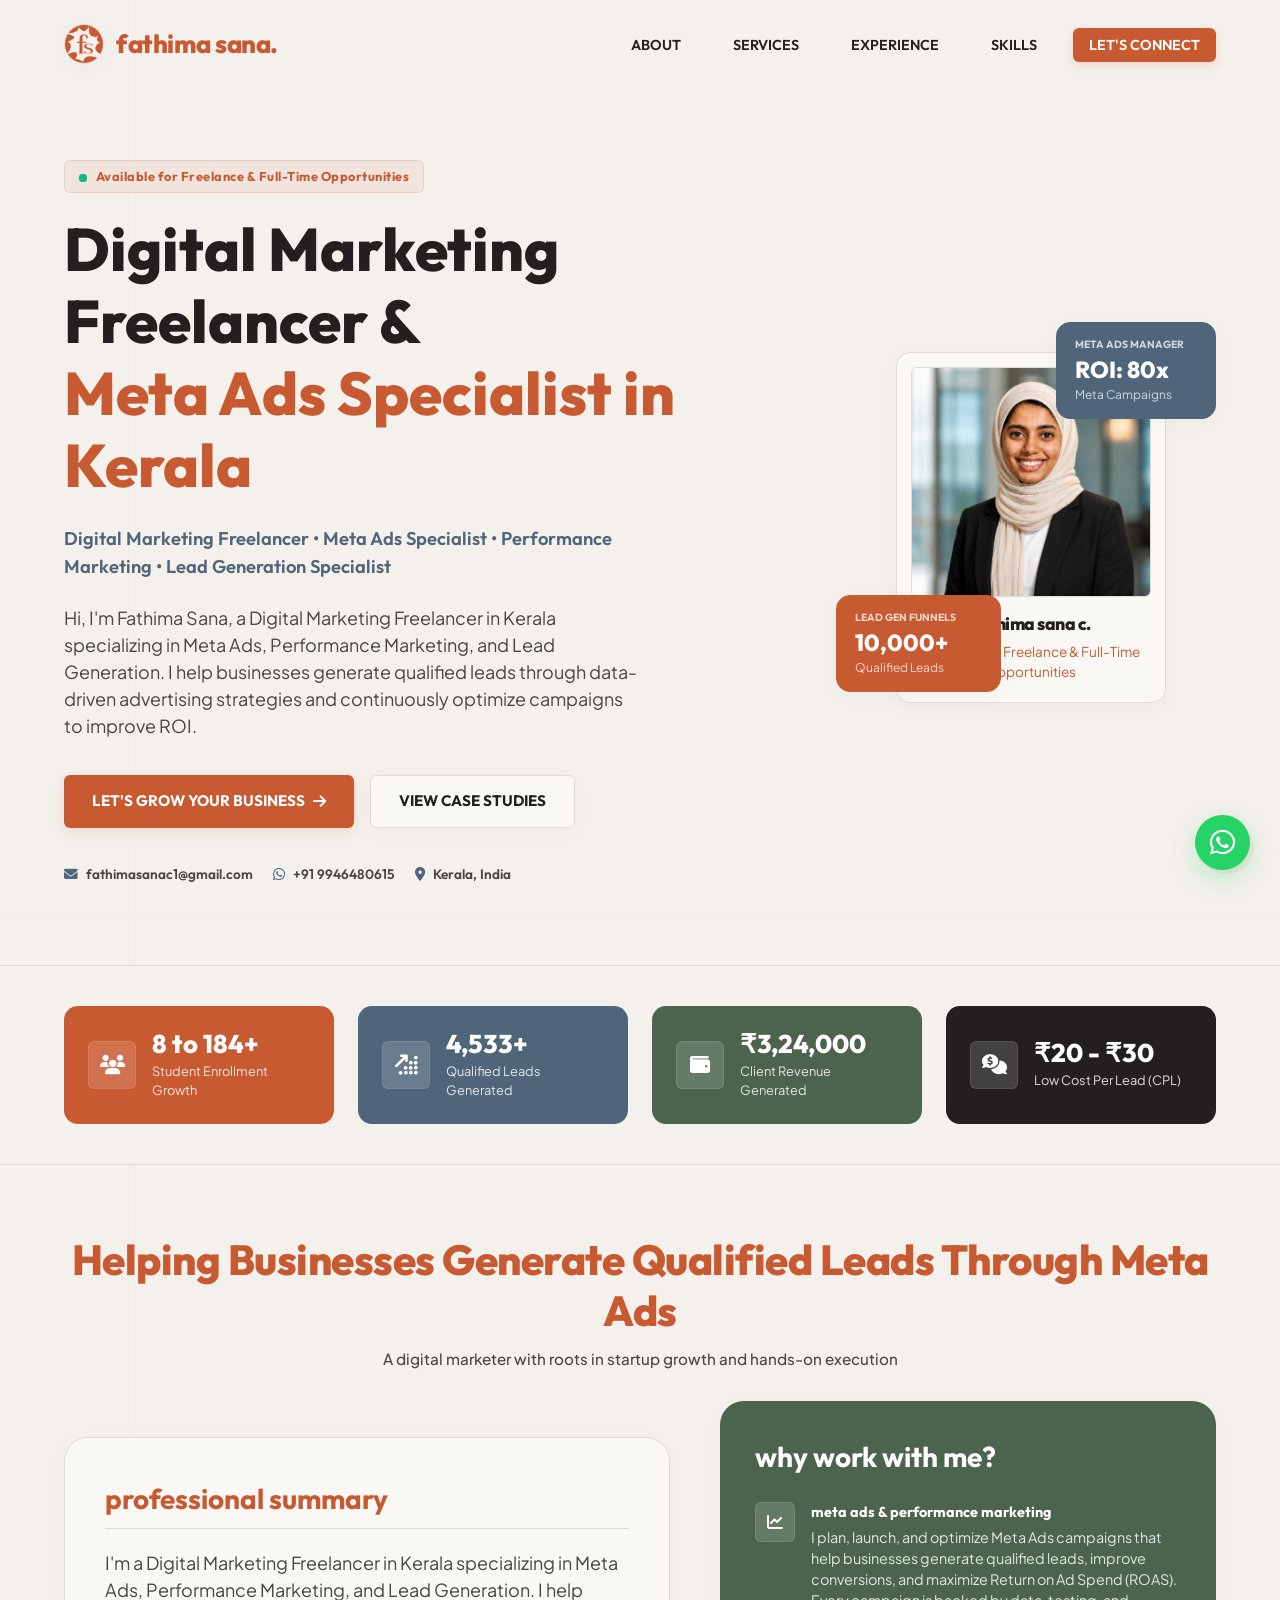
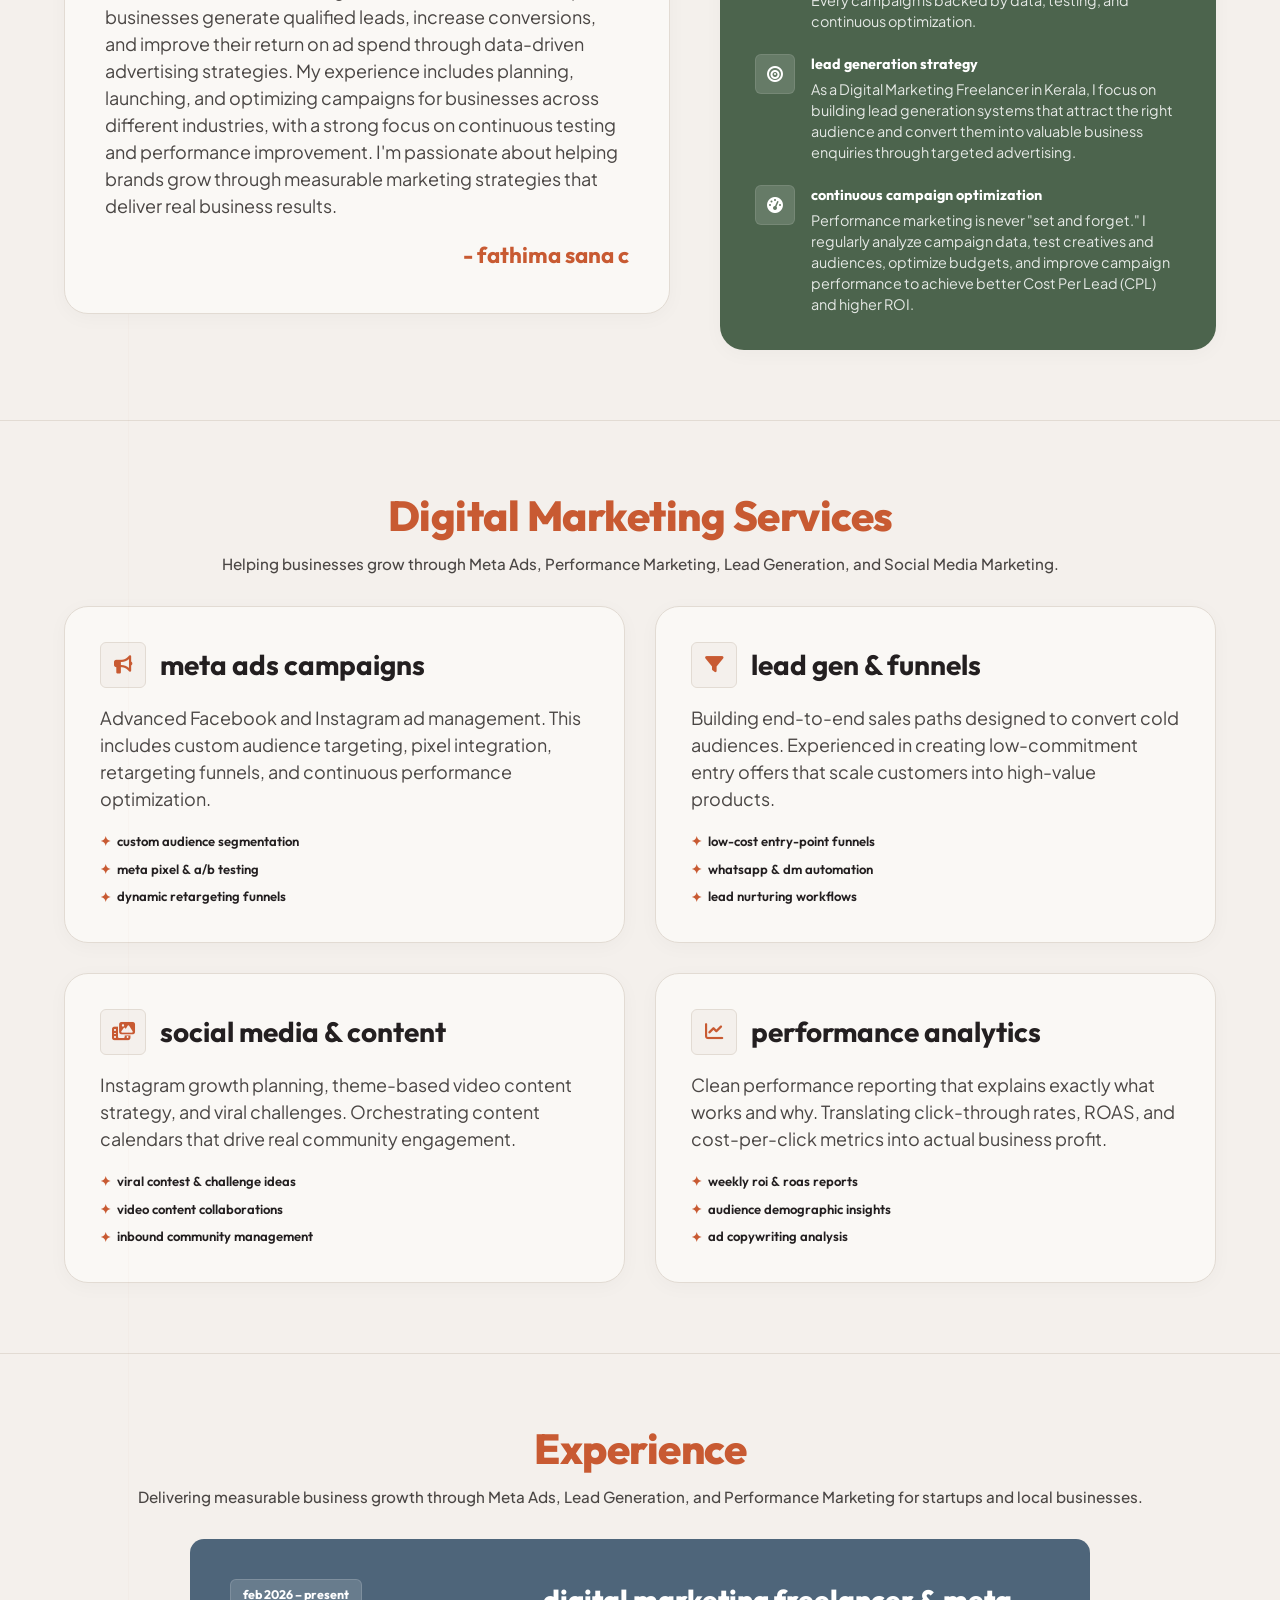
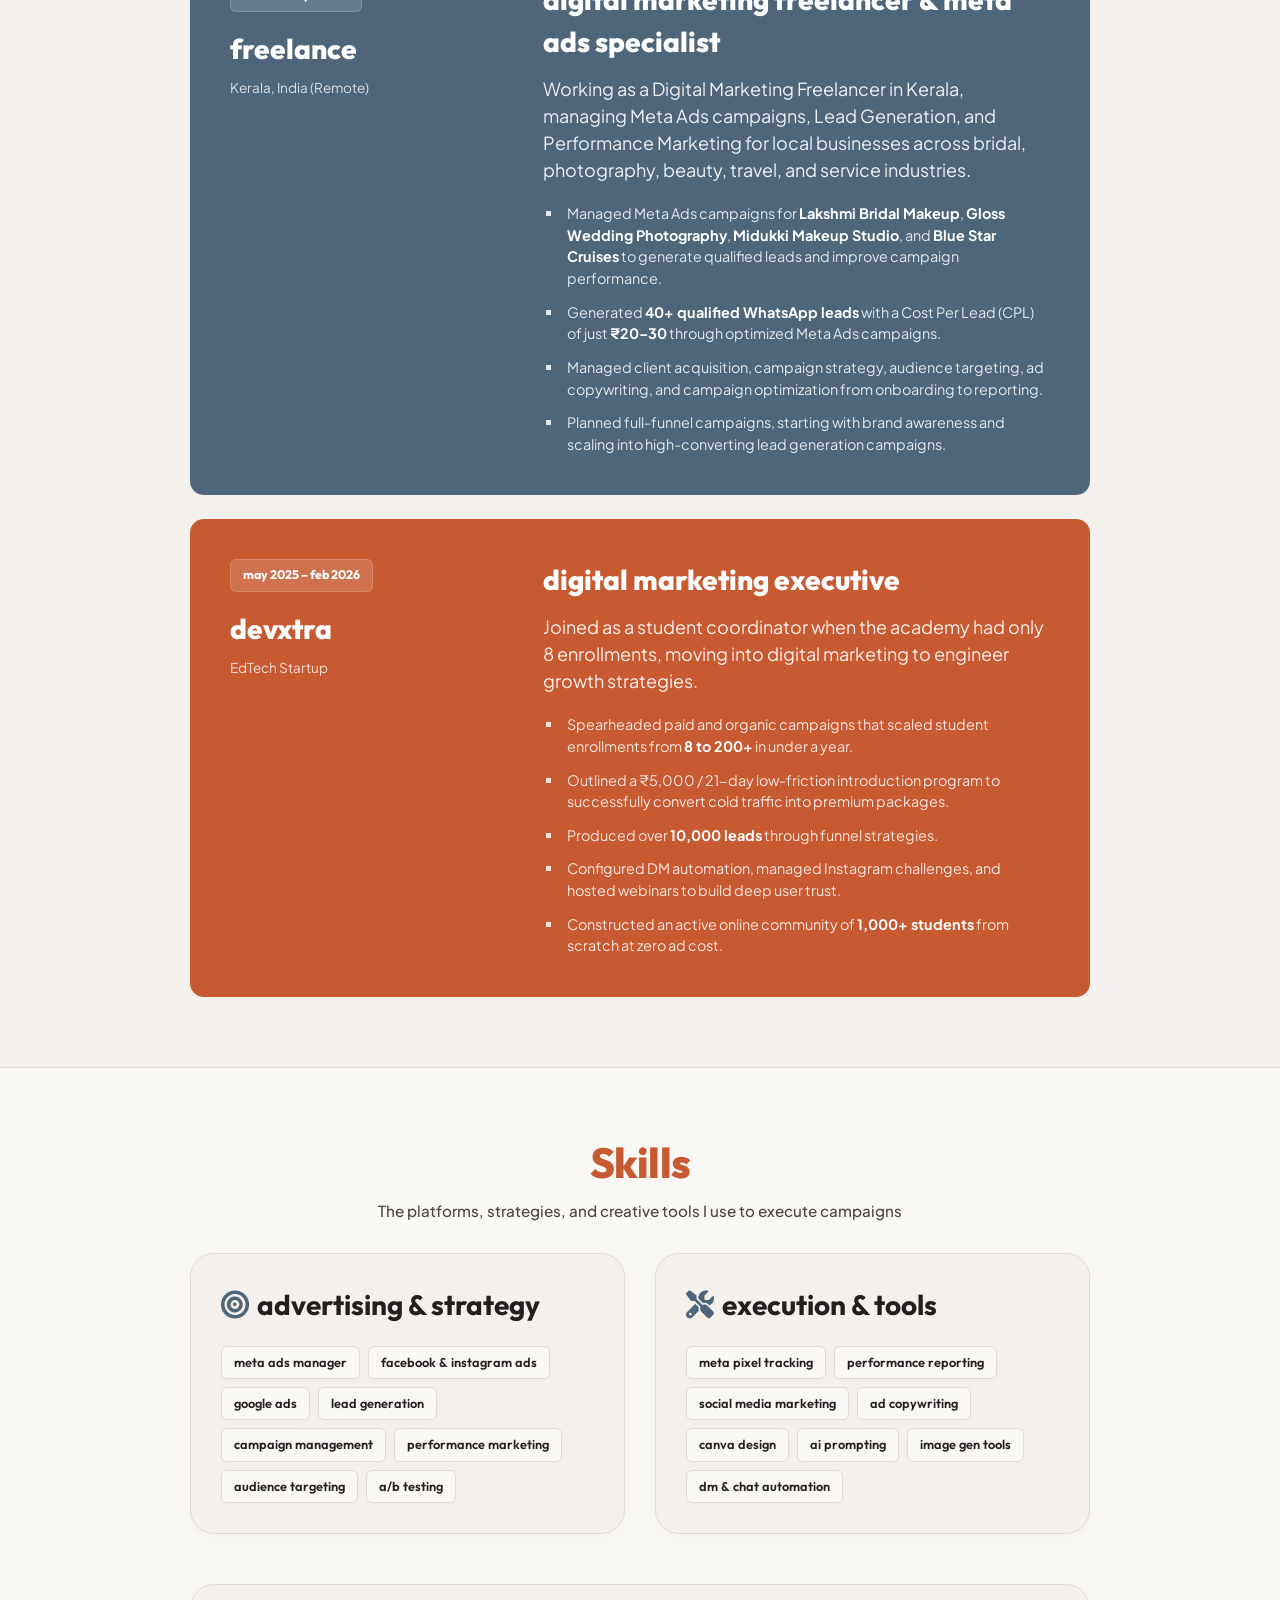
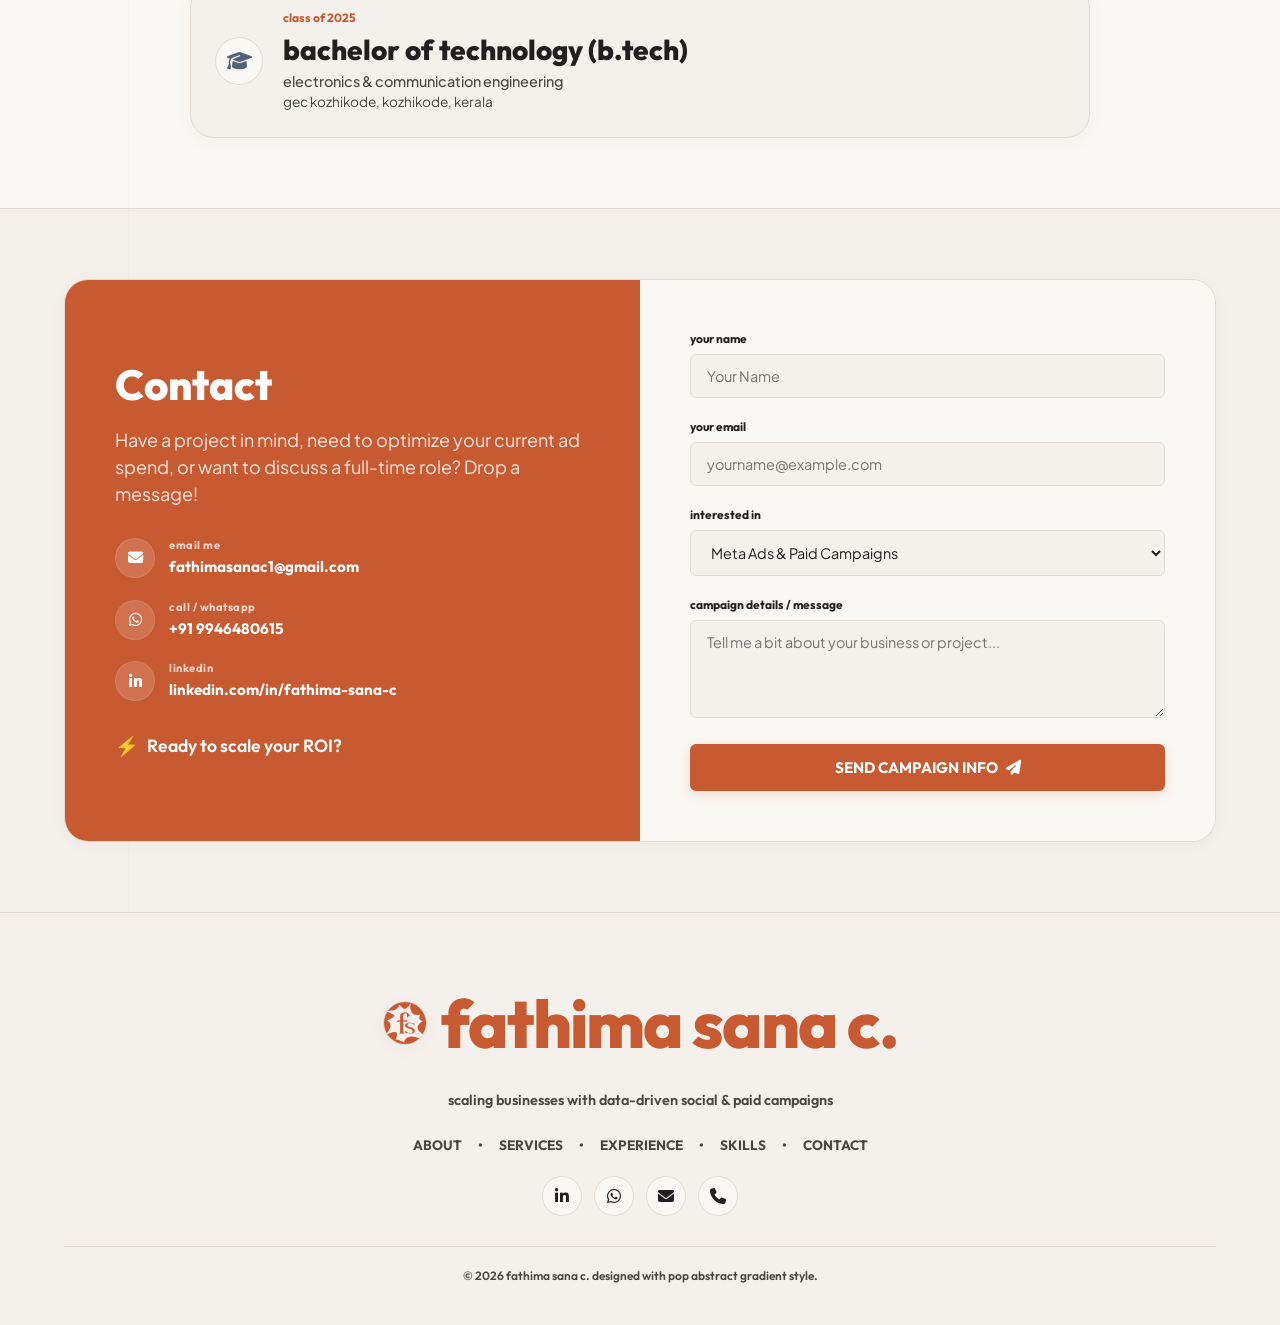
<file: index.html>
<!DOCTYPE html>
<html lang="en">

<head>
  <!-- Google Tag Manager -->
  <script>(function (w, d, s, l, i) {
      w[l] = w[l] || []; w[l].push({
        'gtm.start':
          new Date().getTime(), event: 'gtm.js'
      }); var f = d.getElementsByTagName(s)[0],
        j = d.createElement(s), dl = l != 'dataLayer' ? '&l=' + l : ''; j.async = true; j.src =
          'https://www.googletagmanager.com/gtm.js?id=' + i + dl; f.parentNode.insertBefore(j, f);
    })(window, document, 'script', 'dataLayer', 'GTM-KHBQCLP2');</script>
  <!-- End Google Tag Manager -->
  <meta charset="UTF-8">
  <meta name="viewport" content="width=device-width, initial-scale=1.0">
  <title>Fathima Sana C | Digital Marketer & Meta Ads Specialist</title>
  <meta name="description"
    content="Fathima Sana C: Digital Marketer, Meta Ads Specialist & Social Media Manager in Kerala. Proven results: generated 10k+ leads & scaled enrollments 25x.">
  <meta name="robots" content="index, follow" />
  <meta name="keywords" content="digital marketing, Meta ads, freelance marketer, Kerala" />
  <!--publisher-->
  <meta name="publisher" content="Fathima Sana">
  <!-- Canonical Link -->
  <link rel="canonical" href="https://www.iamsana.com/">

  <!-- Open Graph / Facebook -->
  <meta property="og:type" content="website">
  <meta property="og:url" content="https://www.iamsana.com/">
  <meta property="og:title" content="Fathima Sana C | Digital Marketer & Meta Ads Specialist">
  <meta property="og:description"
    content="Fathima Sana C: Digital Marketer, Meta Ads Specialist & Social Media Manager in Kerala. Proven results: generated 10k+ leads & scaled enrollments 25x.">
  <meta property="og:image" content="https://www.iamsana.com/logo.png">

  <!-- Twitter -->
  <meta name="twitter:card" content="summary_large_image">
  <meta name="twitter:url" content="https://www.iamsana.com/">
  <meta name="twitter:title" content="Fathima Sana C | Digital Marketer & Meta Ads Specialist">
  <meta name="twitter:description"
    content="Fathima Sana C: Digital Marketer, Meta Ads Specialist & Social Media Manager in Kerala. Proven results: generated 10k+ leads & scaled enrollments 25x.">
  <meta name="twitter:image" content="https://www.iamsana.com/logo.png">

  <!-- JSON-LD Structured Data (Schema.org) -->
  <script type="application/ld+json">
  {
    "@context": "https://schema.org",
    "@graph": [
      {
        "@type": "Person",
        "@id": "https://www.iamsana.com/#person",
        "name": "Fathima Sana",
        "jobTitle": "Digital Marketing Freelancer & Meta Ads Specialist",
        "url": "https://www.iamsana.com",
        "image": "https://www.iamsana.com/fathima.jpg",
        "sameAs": [
          "https://www.linkedin.com/in/fathima-sana-c"
        ],
        "knowsAbout": [
          "Digital Marketing",
          "Meta Ads",
          "Facebook Advertising",
          "Instagram Marketing",
          "Lead Generation",
          "Social Media Management"
        ]
      },
      {
        "@type": "ProfessionalService",
        "@id": "https://www.iamsana.com/#service",
        "name": "Fathima Sana C. - Digital Marketing Consultancy",
        "url": "https://www.iamsana.com/",
        "image": "https://www.iamsana.com/logo.png",
        "priceRange": "$$",
        "telephone": "+919946480615",
        "address": {
          "@type": "PostalAddress",
          "addressLocality": "Kozhikode",
          "addressRegion": "Kerala",
          "addressCountry": "IN"
        },
        "geo": {
          "@type": "GeoCoordinates",
          "latitude": "11.2588",
          "longitude": "75.7804"
        },
        "openingHoursSpecification": {
          "@type": "OpeningHoursSpecification",
          "dayOfWeek": [
            "Monday",
            "Tuesday",
            "Wednesday",
            "Thursday",
            "Friday",
            "Saturday"
          ],
          "opens": "09:00",
          "closes": "18:00"
        }
      },
      {
        "@type": "WebSite",
        "@id": "https://www.iamsana.com/#website",
        "url": "https://www.iamsana.com",
        "name": "Fathima Sana",
        "publisher": {
          "@type": "Organization",
          "name": "Fathima Sana",
          "url": "https://www.iamsana.com"
        }
      }
    ]
  }
  </script>
  <!--favicon-->
  <link rel="icon" type="image/png" href="/logo.png">
  <link rel="icon" href="/favicon.ico" sizes="any">
  <link rel="icon" type="image/png" sizes="32x32" href="/logo.png">
  <link rel="apple-touch-icon" href="/logo.png">

  <!-- Google Fonts: Outfit for display headings, Plus Jakarta Sans for readable body -->
  <link rel="preconnect" href="https://fonts.googleapis.com">
  <link rel="preconnect" href="https://fonts.gstatic.com" crossorigin>
  <link
    href="https://fonts.googleapis.com/css2?family=Outfit:wght@300;400;500;600;700;800&family=Plus+Jakarta+Sans:wght@300;400;500;600;700;800&display=swap"
    rel="stylesheet">

  <!-- FontAwesome Icons -->
  <link rel="stylesheet" href="https://cdnjs.cloudflare.com/ajax/libs/font-awesome/6.4.0/css/all.min.css"
    integrity="sha512-iecdLmaskl7CVkqkXNQ/ZH/XLlvWZOJyj7Yy7tcenmpD1ypASozpmT/E0iPtmFIB46ZmdtAc9eNBvH0H/ZpiBw=="
    crossorigin="anonymous" referrerpolicy="no-referrer" />

  <link rel="icon" type="image/png" href="logo.png">
  <link rel="shortcut icon" type="image/png" href="logo.png">
  <link rel="apple-touch-icon" href="logo.png">
  <link rel="stylesheet" href="style.css">
</head>

<body>

  <!-- Google Tag Manager (noscript) -->
  <noscript><iframe src="https://www.googletagmanager.com/ns.html?id=GTM-KHBQCLP2" height="0" width="0"
      style="display:none;visibility:hidden"></iframe></noscript>
  <!-- End Google Tag Manager (noscript) -->
  <!-- Abstract Background Elements (Minimalist line/grid design system) -->
  <div class="bg-grid-container">
    <div class="bg-grid-line line-horizontal"></div>
    <div class="bg-grid-line line-vertical"></div>
  </div>

  <!-- Floating Navigation -->
  <header class="navbar-container">
    <nav class="navbar" id="navbar">
      <div class="logo">
        <a href="#hero" class="logo-link">
          <img src="logo.png" alt="Fathima Sana C. - Digital Marketer & Meta Ads Specialist Logo" class="navbar-logo">
          <span class="signature-logo">Fathima Sana.</span>
        </a>
      </div>
      <ul class="nav-links">
        <li><a href="#about" class="nav-link active">About</a></li>
        <li><a href="#services" class="nav-link">Services</a></li>
        <li><a href="#experience" class="nav-link">Experience</a></li>
        <li><a href="#skills" class="nav-link">Skills</a></li>
        <li><a href="#contact" class="nav-link nav-btn">Let's Connect</a></li>
      </ul>
      <div class="menu-toggle" id="mobile-menu-btn">
        <i class="fa-solid fa-bars-staggered"></i>
      </div>
    </nav>
  </header>

  <main>
    <!-- Hero Section -->
    <section id="hero" class="hero-section">
      <div class="container hero-container">
        <div class="hero-content">
          <div class="badge-pop">
            <span class="pulse-dot"></span> Available for Freelance & Full-Time Opportunities
          </div>

          <h1 class="hero-title">
            Digital Marketing Freelancer & <br>
            <span class="highlight-pop">Meta Ads Specialist in Kerala</span>
          </h1>

          <p class="hero-subtitle">
            Digital Marketing Freelancer • Meta Ads Specialist • Performance Marketing • Lead Generation Specialist
          </p>

          <p class="hero-description">
            Hi, I'm Fathima Sana, a Digital Marketing Freelancer in Kerala specializing in Meta Ads, Performance
            Marketing, and Lead Generation. I help businesses generate qualified leads through data-driven advertising
            strategies and continuously optimize campaigns to improve ROI.
          </p>

          <div class="hero-ctas">
            <a href="#contact" class="btn-pop btn-primary">Let's Grow Your Business <i
                class="fa-solid fa-arrow-right"></i></a>
            <a href="#experience" class="btn-pop btn-secondary">View Case Studies</a>
          </div>

          <div class="hero-contact-quick">
            <a href="mailto:fathimasanac1@gmail.com" class="quick-link track-email"><i class="fa-solid fa-envelope"></i>
              fathimasanac1@gmail.com</a>
            <a href="https://wa.me/919946480615" target="_blank" rel="noopener noreferrer"
              class="quick-link track-whatsapp"><i class="fa-brands fa-whatsapp"></i> +91 9946480615</a>
            <span class="quick-link"><i class="fa-solid fa-location-dot"></i> Kerala, India</span>
          </div>
        </div>

        <div class="hero-visual">
          <div class="visual-card-stack">
            <!-- Central Polaroid Photo Card -->
            <div class="visual-card main-photo-card">
              <div class="photo-frame">
                <img src="fathima.jpg"
                  alt="Fathima Sana - Digital Marketing Freelancer and Meta Ads Specialist in Kerala"
                  fetchpriority="high">
              </div>
              <div class="photo-caption">
                <span class="photo-title">Fathima Sana C.</span>
                <span class="photo-subtitle">Available for Freelance & Full-Time Opportunities</span>
              </div>
            </div>

            <!-- Overlay Stat Card 1 (ROI: 80x) -->
            <div class="visual-card stat-badge-card roi-card">
              <span class="badge-tag">Meta Ads Manager</span>
              <h4 class="badge-value">ROI: 80x</h4>
              <p class="badge-label">Meta Campaigns</p>
            </div>

            <!-- Overlay Stat Card 2 (Leads: 10k+) -->
            <div class="visual-card stat-badge-card leads-card">
              <span class="badge-tag">Lead Gen Funnels</span>
              <h4 class="badge-value">10,000+</h4>
              <p class="badge-label">Qualified Leads</p>
            </div>
          </div>
        </div>
      </div>
    </section>

    <!-- Stats / Metrics Section -->
    <section class="stats-section">
      <div class="container stats-container">
        <div class="stat-item">
          <div class="stat-icon-wrapper"><i class="fa-solid fa-users"></i></div>
          <div class="stat-info">
            <h3 class="stat-val">8 TO 200+</h3>
            <p class="stat-desc">Student Enrollment Growth</p>
          </div>
        </div>
        <div class="stat-item">
          <div class="stat-icon-wrapper"><i class="fa-solid fa-arrow-up-right-dots"></i></div>
          <div class="stat-info">
            <h3 class="stat-val">10,000+</h3>
            <p class="stat-desc">Qualified Leads Generated</p>
          </div>
        </div>
        <div class="stat-item text-highlight">
          <div class="stat-icon-wrapper"><i class="fa-solid fa-wallet"></i></div>
          <div class="stat-info">
            <h3 class="stat-val">₹4,00,000</h3>
            <p class="stat-desc">Client Revenue Generated</p>
          </div>
        </div>
        <div class="stat-item">
          <div class="stat-icon-wrapper"><i class="fa-solid fa-comments-dollar"></i></div>
          <div class="stat-info">
            <h3 class="stat-val">₹20 - ₹30</h3>
            <p class="stat-desc">Low Cost Per Lead (CPL)</p>
          </div>
        </div>
      </div>
    </section>

    <!-- About / Summary Section -->
    <section id="about" class="about-section">
      <div class="container">
        <div class="section-header text-center">
          <h2 class="section-title-pop">Helping Businesses Generate Qualified Leads Through Meta Ads</h2>
          <p class="section-subtitle">A digital marketer with roots in startup growth and hands-on execution</p>
        </div>

        <div class="about-grid">
          <!-- Pop Diary Card -->
          <div class="about-card diary-style">
            <div class="diary-page">
              <h3 class="diary-title">Professional Summary</h3>
              <p class="diary-paragraph">
                I'm a Digital Marketing Freelancer in Kerala specializing in Meta Ads, Performance Marketing, and Lead
                Generation. I help businesses generate qualified leads, increase conversions, and improve their return
                on ad spend through data-driven advertising strategies. My experience includes planning, launching, and
                optimizing campaigns for businesses across different industries, with a strong focus on continuous
                testing and performance improvement. I'm passionate about helping brands grow through measurable
                marketing
                strategies that deliver real business results.
              </p>
              <div class="diary-footer">
                <span class="signature">- Fathima Sana C</span>
              </div>
            </div>
          </div>

          <!-- Key Points Box -->
          <div class="quick-facts-box">
            <h3 class="facts-title">Why work with me?</h3>
            <ul class="facts-list">
              <li>
                <div class="fact-icon"><i class="fa-solid fa-chart-line"></i></div>
                <div class="fact-content">
                  <h4>Meta Ads &amp; Performance Marketing</h4>
                  <p>I plan, launch, and optimize Meta Ads campaigns that help businesses generate qualified leads,
                    improve conversions, and maximize Return on Ad Spend (ROAS). Every campaign is backed by data,
                    testing, and continuous optimization.</p>
                </div>
              </li>
              <li>
                <div class="fact-icon"><i class="fa-solid fa-bullseye"></i></div>
                <div class="fact-content">
                  <h4>Lead Generation Strategy</h4>
                  <p>As a Digital Marketing Freelancer in Kerala, I focus on building lead generation systems that
                    attract the right audience and convert them into valuable business enquiries through targeted
                    advertising.</p>
                </div>
              </li>
              <li>
                <div class="fact-icon"><i class="fa-solid fa-gauge-high"></i></div>
                <div class="fact-content">
                  <h4>Continuous Campaign Optimization</h4>
                  <p>Performance marketing is never "set and forget." I regularly analyze campaign data, test creatives
                    and audiences, optimize budgets, and improve campaign performance to achieve better Cost Per Lead
                    (CPL) and higher ROI.</p>
                </div>
              </li>
            </ul>
          </div>
        </div>
      </div>
    </section>

    <!-- Services Section -->
    <section id="services" class="services-section">
      <div class="container">
        <div class="section-header text-center">
          <h2 class="section-title-pop">Digital Marketing Services</h2>
          <p class="section-subtitle">Helping businesses grow through Meta Ads, Performance Marketing, Lead Generation,
            and Social Media Marketing.</p>
        </div>

        <div class="services-grid">
          <!-- Card 1 -->
          <div class="service-card">
            <div class="service-card-header">
              <div class="service-icon"><i class="fa-solid fa-bullhorn"></i></div>
              <h3 class="service-title">Meta Ads Campaigns</h3>
            </div>
            <p class="service-description">Advanced Facebook and Instagram ad management. This includes custom audience
              targeting, pixel integration, retargeting funnels, and continuous performance optimization.</p>
            <ul class="service-bullets">
              <li>Custom Audience Segmentation</li>
              <li>Meta Pixel &amp; A/B Testing</li>
              <li>Dynamic Retargeting Funnels</li>
            </ul>
          </div>
          <!-- Card 2 -->
          <div class="service-card">
            <div class="service-card-header">
              <div class="service-icon"><i class="fa-solid fa-filter"></i></div>
              <h3 class="service-title">Lead Gen &amp; Funnels</h3>
            </div>
            <p class="service-description">Building end-to-end sales paths designed to convert cold audiences.
              Experienced in creating low-commitment entry offers that scale customers into high-value products.</p>
            <ul class="service-bullets">
              <li>Low-cost entry-point funnels</li>
              <li>WhatsApp &amp; DM Automation</li>
              <li>Lead Nurturing Workflows</li>
            </ul>
          </div>
          <!-- Card 3 -->
          <div class="service-card">
            <div class="service-card-header">
              <div class="service-icon"><i class="fa-solid fa-photo-film"></i></div>
              <h3 class="service-title">Social Media &amp; Content</h3>
            </div>
            <p class="service-description">Instagram growth planning, theme-based video content strategy, and viral
              challenges. Orchestrating content calendars that drive real community engagement.</p>
            <ul class="service-bullets">
              <li>Viral Contest &amp; Challenge Ideas</li>
              <li>Video Content Collaborations</li>
              <li>Inbound Community Management</li>
            </ul>
          </div>
          <!-- Card 4 -->
          <div class="service-card">
            <div class="service-card-header">
              <div class="service-icon"><i class="fa-solid fa-chart-line"></i></div>
              <h3 class="service-title">Performance Analytics</h3>
            </div>
            <p class="service-description">Clean performance reporting that explains exactly what works and why.
              Translating click-through rates, ROAS, and cost-per-click metrics into actual business profit.</p>
            <ul class="service-bullets">
              <li>Weekly ROI &amp; ROAS Reports</li>
              <li>Audience Demographic Insights</li>
              <li>Ad Copywriting Analysis</li>
            </ul>
          </div>
        </div>
      </div>
    </section>

    <!-- Experience Section -->
    <section id="experience" class="experience-section">
      <div class="container">
        <div class="section-header text-center">
          <h2 class="section-title-pop">Experience</h2>
          <p class="section-subtitle">Delivering measurable business growth through Meta Ads, Lead Generation, and
            Performance Marketing for startups and local businesses.</p>
        </div>

        <div class="experience-list">
          <!-- Experience 1 -->
          <div class="experience-block">
            <div class="experience-meta">
              <span class="experience-date">FEB 2026 – PRESENT</span>
              <div class="experience-company">Freelance</div>
              <span class="experience-location">Kerala, India (Remote)</span>
            </div>
            <div class="experience-main">
              <h3 class="experience-title">Digital Marketing Freelancer &amp; Meta Ads Specialist</h3>
              <p class="experience-summary">
                Working as a Digital Marketing Freelancer in Kerala, managing Meta Ads campaigns, Lead Generation, and
                Performance Marketing for local businesses across bridal, photography, beauty, travel, and service
                industries.
              </p>
              <ul class="experience-details">
                <li>Managed Meta Ads campaigns for <strong>Lakshmi Bridal Makeup</strong>, <strong>Gloss Wedding
                    Photography</strong>, <strong>Midukki Makeup Studio</strong>, and <strong>Blue Star Cruises</strong>
                  to generate qualified leads and improve campaign performance.</li>
                <li>Generated <strong>40+ qualified WhatsApp leads</strong> with a Cost Per Lead (CPL) of just
                  <strong>₹20–30</strong> through optimized Meta Ads campaigns.</li>
                <li>Managed client acquisition, campaign strategy, audience targeting, ad copywriting, and campaign
                  optimization from onboarding to reporting.</li>
                <li>Planned full-funnel campaigns, starting with brand awareness and scaling into high-converting lead
                  generation campaigns.</li>
              </ul>
            </div>
          </div>

          <!-- Experience 2 -->
          <div class="experience-block">
            <div class="experience-meta">
              <span class="experience-date">MAY 2025 – FEB 2026</span>
              <div class="experience-company">Devxtra</div>
              <span class="experience-location">EdTech Startup</span>
            </div>
            <div class="experience-main">
              <h3 class="experience-title">Digital Marketing Executive</h3>
              <p class="experience-summary">
                Joined as a student coordinator when the academy had only 8 enrollments, moving into digital marketing
                to engineer growth strategies.
              </p>
              <ul class="experience-details">
                <li>Spearheaded paid and organic campaigns that scaled student enrollments from <strong>8 to
                    200+</strong> in under a year.</li>
                <li>Outlined a ₹5,000 / 21-day low-friction introduction program to successfully convert cold traffic
                  into premium packages.</li>
                <li>Produced over <strong>10,000 leads</strong> through funnel strategies.</li>
                <li>Configured DM automation, managed Instagram challenges, and hosted webinars to build deep user
                  trust.</li>
                <li>Constructed an active online community of <strong>1,000+ students</strong> from scratch at zero ad
                  cost.</li>
              </ul>
            </div>
          </div>
        </div>
      </div>
    </section>

    <!-- Skills Section -->
    <section id="skills" class="skills-section">
      <div class="container">
        <div class="section-header text-center">
          <h2 class="section-title-pop">Skills</h2>
          <p class="section-subtitle">The platforms, strategies, and creative tools I use to execute campaigns</p>
        </div>

        <div class="skills-wrapper">
          <div class="skills-category">
            <h3 class="category-title"><i class="fa-solid fa-bullseye"></i> Advertising &amp; Strategy</h3>
            <div class="skills-tags">
              <span class="skill-tag">Meta Ads Manager</span>
              <span class="skill-tag">Facebook &amp; Instagram Ads</span>
              <span class="skill-tag">Google Ads</span>
              <span class="skill-tag">Lead Generation</span>
              <span class="skill-tag">Campaign Management</span>
              <span class="skill-tag">Performance Marketing</span>
              <span class="skill-tag">Audience Targeting</span>
              <span class="skill-tag">A/B Testing</span>
            </div>
          </div>

          <div class="skills-category">
            <h3 class="category-title"><i class="fa-solid fa-screwdriver-wrench"></i> Execution &amp; Tools</h3>
            <div class="skills-tags">
              <span class="skill-tag">Meta Pixel Tracking</span>
              <span class="skill-tag">Performance Reporting</span>
              <span class="skill-tag">Social Media Marketing</span>
              <span class="skill-tag">Ad Copywriting</span>
              <span class="skill-tag">Canva Design</span>
              <span class="skill-tag">AI Prompting</span>
              <span class="skill-tag">Image Gen Tools</span>
              <span class="skill-tag">DM &amp; Chat Automation</span>
            </div>
          </div>
        </div>

        <!-- Education Card -->
        <div class="education-card-wrapper">
          <div class="education-card">
            <div class="edu-icon"><i class="fa-solid fa-graduation-cap"></i></div>
            <div class="edu-info">
              <span class="edu-year">CLASS OF 2025</span>
              <h3 class="edu-degree">Bachelor of Technology (B.Tech)</h3>
              <p class="edu-major">Electronics &amp; Communication Engineering</p>
              <p class="edu-institute">GEC Kozhikode, Kozhikode, Kerala</p>
            </div>
          </div>
        </div>
      </div>
    </section>

    <!-- Contact Section -->
    <section id="contact" class="contact-section">
      <div class="container">
        <div class="contact-card">
          <div class="contact-grid">
            <div class="contact-info-panel">
              <h2 class="contact-heading-pop">Contact</h2>
              <p class="contact-subtext">Have a project in mind, need to optimize your current ad spend, or want to
                discuss a full-time role? Drop a message!</p>

              <div class="contact-details-list">
                <div class="contact-detail-item">
                  <div class="icon-circle"><i class="fa-solid fa-envelope"></i></div>
                  <div>
                    <span class="detail-label">Email Me</span>
                    <a href="mailto:fathimasanac1@gmail.com"
                      class="detail-value track-email">fathimasanac1@gmail.com</a>
                  </div>
                </div>
                <div class="contact-detail-item">
                  <div class="icon-circle"><i class="fa-brands fa-whatsapp"></i></div>
                  <div>
                    <span class="detail-label">Call / WhatsApp</span>
                    <a href="https://wa.me/919946480615" target="_blank" rel="noopener noreferrer"
                      class="detail-value track-whatsapp">+91 9946480615</a>
                  </div>
                </div>
                <div class="contact-detail-item">
                  <div class="icon-circle"><i class="fa-brands fa-linkedin-in"></i></div>
                  <div>
                    <span class="detail-label">LinkedIn</span>
                    <a href="https://linkedin.com/in/fathima-sana-c" target="_blank" rel="noopener noreferrer"
                      class="detail-value track-linkedin">linkedin.com/in/fathima-sana-c</a>
                  </div>
                </div>
              </div>

              <div class="handdrawn-arrow-text">
                <span class="cursive-arrow">⚡</span> Ready to scale your ROI?
              </div>
            </div>

            <div class="contact-form-panel">
              <form id="portfolio-contact-form" class="contact-form">
                <!-- Honeypot field to prevent spam bots -->
                <input type="text" id="form-honey" name="_honey" style="display:none">
                <div class="form-group">
                  <label for="form-name">YOUR NAME</label>
                  <input type="text" id="form-name" placeholder="Your Name" required>
                </div>
                <div class="form-group">
                  <label for="form-email">YOUR EMAIL</label>
                  <input type="email" id="form-email" placeholder="yourname@example.com" required>
                </div>
                <div class="form-group">
                  <label for="form-subject">INTERESTED IN</label>
                  <select id="form-subject">
                    <option value="meta-ads">Meta Ads &amp; Paid Campaigns</option>
                    <option value="lead-gen">Lead Generation Funnels</option>
                    <option value="social-media">Social Media Management</option>
                    <option value="consulting">General Strategy Consultation</option>
                    <option value="other">Other / Freelance Collaboration</option>
                  </select>
                </div>
                <div class="form-group">
                  <label for="form-message">CAMPAIGN DETAILS / MESSAGE</label>
                  <textarea id="form-message" rows="4" placeholder="Tell me a bit about your business or project..."
                    required></textarea>
                </div>
                <button type="submit" class="btn-pop btn-primary btn-block" id="form-submit-btn">
                  SEND CAMPAIGN INFO <i class="fa-solid fa-paper-plane"></i>
                </button>
                <div class="form-message-success" id="form-success-alert" style="display: none;">
                  <i class="fa-solid fa-circle-check"></i> Thank you! I will get back to you shortly.
                </div>
                <div class="form-message-error" id="form-error-alert" style="display: none;">
                  <i class="fa-solid fa-circle-exclamation"></i> Something went wrong. Please try again.
                </div>
              </form>
            </div>
          </div>
        </div>
      </div>
    </section>
  </main>

  <footer class="footer">
    <div class="container footer-content text-center">
      <div class="footer-logo-wrapper">
        <img src="logo.png" alt="Fathima Sana C. Brand Icon" class="footer-logo-img" loading="lazy">
        <h2 class="footer-logo">Fathima Sana C.</h2>
      </div>
      <p class="footer-tagline">Scaling businesses with data-driven social &amp; paid campaigns</p>

      <!-- Footer Internal Navigation Links for SEO Crawlability -->
      <div class="footer-links">
        <a href="#about">About</a> •
        <a href="#services">Services</a> •
        <a href="#experience">Experience</a> •
        <a href="#skills">Skills</a> •
        <a href="#contact">Contact</a>
      </div>
      <div class="footer-socials">
        <a href="https://linkedin.com/in/fathima-sana-c" target="_blank" rel="noopener noreferrer"
          class="social-circle track-linkedin"><i class="fa-brands fa-linkedin-in"></i></a>
        <a href="https://wa.me/919946480615" target="_blank" rel="noopener noreferrer"
          class="social-circle track-whatsapp"><i class="fa-brands fa-whatsapp"></i></a>
        <a href="mailto:fathimasanac1@gmail.com" class="social-circle track-email"><i
            class="fa-solid fa-envelope"></i></a>
        <a href="tel:+919946480615" class="social-circle track-phone"><i class="fa-solid fa-phone"></i></a>
      </div>
      <div class="footer-credits">
        <p>© 2026 Fathima Sana C. Designed with pop abstract gradient style.</p>
      </div>
    </div>
  </footer>

  <!-- Floating WhatsApp Contact Button -->
  <a href="https://wa.me/919946480615" target="_blank" rel="noopener noreferrer"
    class="floating-whatsapp-btn track-whatsapp" aria-label="Chat on WhatsApp">
    <i class="fa-brands fa-whatsapp"></i>
    <span class="whatsapp-tooltip">Chat with me</span>
  </a>

  <!-- Custom Cursor Elements -->
  <div class="custom-cursor-ring" id="custom-cursor-ring"></div>
  <div class="custom-cursor-dot" id="custom-cursor-dot"></div>

  <script src="config.js" defer></script>
  <script src="script.js" defer></script>
</body>

</html>
</file>
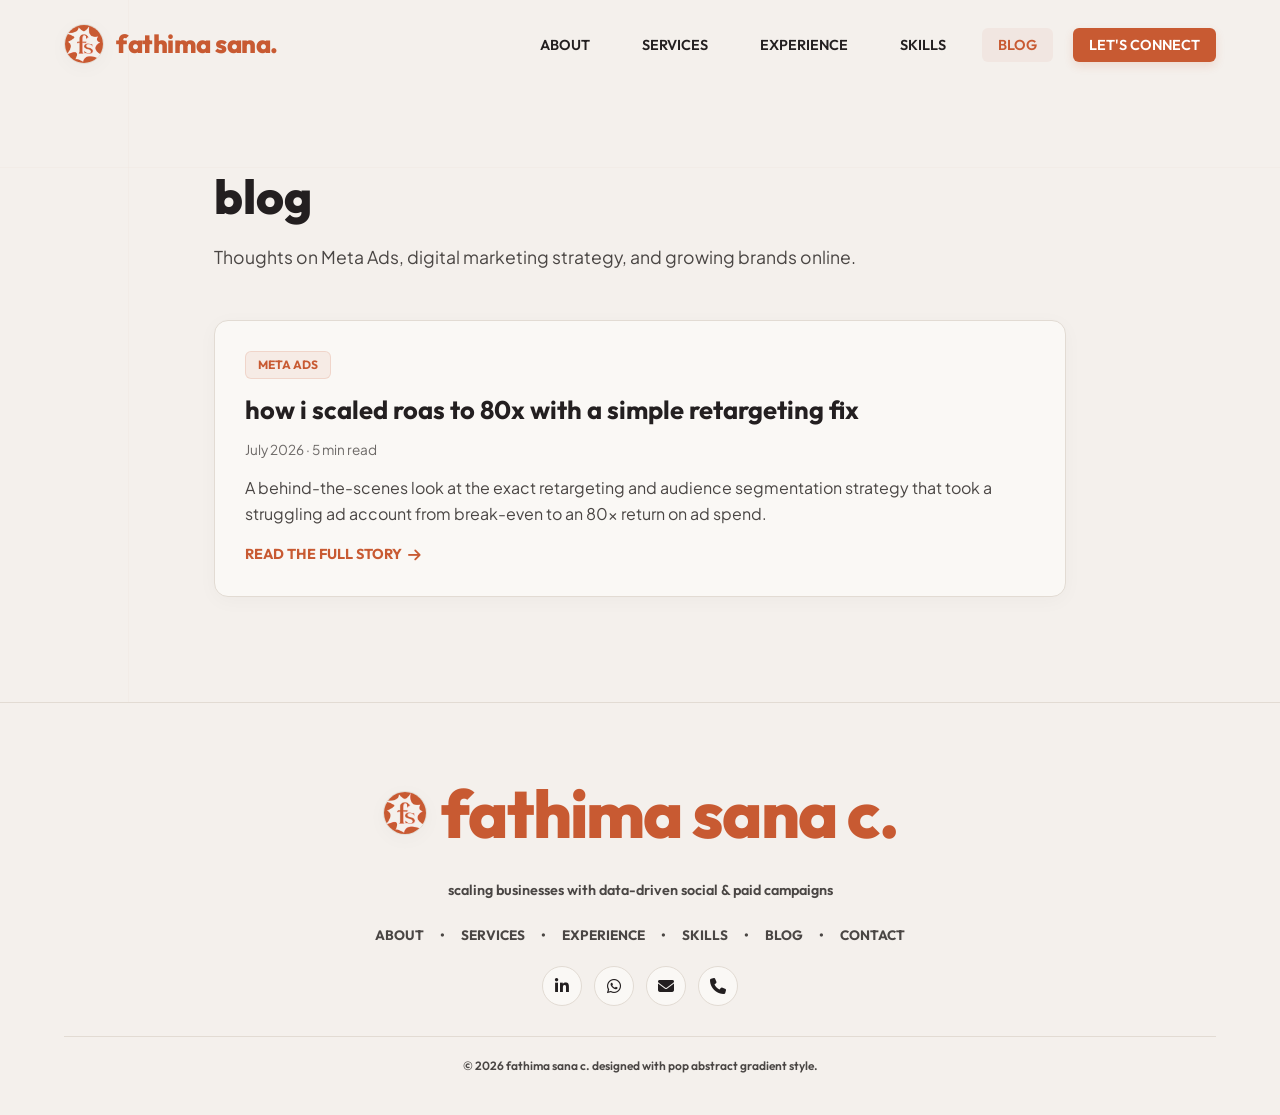
<file: blog/index.html>
<!DOCTYPE html>
<html lang="en">

<head>
    <!-- Google Tag Manager -->
    <script>(function (w, d, s, l, i) {
            w[l] = w[l] || []; w[l].push({
                'gtm.start':
                    new Date().getTime(), event: 'gtm.js'
            }); var f = d.getElementsByTagName(s)[0],
                j = d.createElement(s), dl = l != 'dataLayer' ? '&l=' + l : ''; j.async = true; j.src =
                    'https://www.googletagmanager.com/gtm.js?id=' + i + dl; f.parentNode.insertBefore(j, f);
        })(window, document, 'script', 'dataLayer', 'GTM-KHBQCLP2');</script>
    <!-- End Google Tag Manager -->
    <meta charset="UTF-8">
    <meta name="viewport" content="width=device-width, initial-scale=1.0">
    <title>Blog | Fathima Sana C - Digital Marketing Insights</title>
    <meta name="description"
        content="Digital marketing insights, Meta Ads strategies, and lead generation tips from Fathima Sana C.">
    <link rel="icon" type="image/png" href="../logo.png">

    <!-- Canonical URL -->
    <link rel="canonical" href="https://www.iamsana.com/blog">

    <!-- Open Graph / Facebook -->
    <meta property="og:type" content="website">
    <meta property="og:url" content="https://www.iamsana.com/blog">
    <meta property="og:title" content="Blog | Fathima Sana C - Digital Marketing Insights">
    <meta property="og:description"
        content="Digital marketing insights, Meta Ads strategies, and lead generation tips from Fathima Sana C.">
    <meta property="og:image" content="https://www.iamsana.com/logo.png">

    <!-- Twitter -->
    <meta name="twitter:card" content="summary_large_image">
    <meta name="twitter:url" content="https://www.iamsana.com/blog">
    <meta name="twitter:title" content="Blog | Fathima Sana C - Digital Marketing Insights">
    <meta name="twitter:description"
        content="Digital marketing insights, Meta Ads strategies, and lead generation tips from Fathima Sana C.">
    <meta name="twitter:image" content="https://www.iamsana.com/logo.png">

    <!-- Google Fonts: Outfit for display headings, Plus Jakarta Sans for readable body -->
    <link rel="preconnect" href="https://fonts.googleapis.com">
    <link rel="preconnect" href="https://fonts.gstatic.com" crossorigin>
    <link
        href="https://fonts.googleapis.com/css2?family=Outfit:wght@300;400;500;600;700;800&family=Plus+Jakarta+Sans:wght@300;400;500;600;700;800&display=swap"
        rel="stylesheet">

    <!-- FontAwesome Icons -->
    <link rel="stylesheet" href="https://cdnjs.cloudflare.com/ajax/libs/font-awesome/6.4.0/css/all.min.css"
        integrity="sha512-iecdLmaskl7CVkqkXNQ/ZH/XLlvWZOJyj7Yy7tcenmpD1ypASozpmT/E0iPtmFIB46ZmdtAc9eNBvH0H/ZpiBw=="
        crossorigin="anonymous" referrerpolicy="no-referrer" />

    <!-- Main Stylesheet -->
    <link rel="stylesheet" href="../style.css">

    <style>
        /* Blog specific design system mappings */
        .blog-container {
            max-width: 900px;
            margin: 0 auto;
            padding: 160px 24px 80px;
            /* Space for fixed header */
            position: relative;
            z-index: 1;
        }

        .page-title {
            font-size: 3rem;
            font-weight: 800;
            margin-bottom: 12px;
            color: var(--color-dark);
            text-transform: lowercase;
            font-family: var(--font-pop);
        }

        .page-subtitle {
            color: var(--color-slate-medium);
            margin-bottom: 50px;
            font-size: 1.1rem;
            font-family: var(--font-body);
        }

        .post-card {
            background-color: var(--bg-secondary);
            border: 1px solid var(--border-color);
            border-radius: var(--radius-md);
            padding: 30px;
            margin-bottom: 25px;
            box-shadow: var(--shadow-soft-purple);
            transition: all 0.3s cubic-bezier(0.4, 0, 0.2, 1);
        }

        .post-card:hover {
            transform: translateY(-3px);
            box-shadow: var(--shadow-hover-purple);
        }

        .post-tag {
            display: inline-block;
            background-color: rgba(200, 90, 50, 0.08);
            color: var(--color-terracotta);
            font-size: 0.75rem;
            font-weight: 700;
            padding: 4px 12px;
            border-radius: var(--radius-sm);
            margin-bottom: 12px;
            border: 1px solid rgba(200, 90, 50, 0.15);
            text-transform: uppercase;
            font-family: var(--font-pop);
        }

        .post-card h2 {
            font-size: 1.6rem;
            margin-bottom: 10px;
            font-family: var(--font-pop);
            text-transform: lowercase;
        }

        .post-card h2 a {
            text-decoration: none;
            color: var(--color-dark);
            transition: color 0.3s;
        }

        .post-card h2 a:hover {
            color: var(--color-terracotta);
        }

        .post-meta {
            color: var(--color-slate-medium);
            font-size: 0.85rem;
            margin-bottom: 15px;
            opacity: 0.8;
            font-family: var(--font-body);
        }

        .post-excerpt {
            color: var(--color-slate-medium);
            line-height: 1.6;
            margin-bottom: 15px;
        }

        .read-more {
            color: var(--color-terracotta);
            font-weight: 700;
            font-size: 0.9rem;
            text-transform: uppercase;
            font-family: var(--font-pop);
            display: inline-flex;
            align-items: center;
            gap: 6px;
            transition: gap 0.3s;
        }

        .read-more:hover {
            gap: 10px;
        }
    </style>
</head>

<body>
    <!-- Google Tag Manager (noscript) -->
    <noscript><iframe src="https://www.googletagmanager.com/ns.html?id=GTM-KHBQCLP2" height="0" width="0"
            style="display:none;visibility:hidden"></iframe></noscript>
    <!-- End Google Tag Manager (noscript) -->
    <!-- Abstract Background Grid Elements -->
    <div class="bg-grid-container">
        <div class="bg-grid-line line-horizontal"></div>
        <div class="bg-grid-line line-vertical"></div>
    </div>

    <!-- Floating Navigation -->
    <header class="navbar-container">
        <nav class="navbar" id="navbar">
            <div class="logo">
                <a href="../" class="logo-link">
                    <img src="../logo.png" alt="Fathima Sana C. - Digital Marketer & Meta Ads Specialist Logo"
                        class="navbar-logo">
                    <span class="signature-logo">Fathima Sana.</span>
                </a>
            </div>
            <ul class="nav-links">
                <li><a href="../#about" class="nav-link">About</a></li>
                <li><a href="../#services" class="nav-link">Services</a></li>
                <li><a href="../#experience" class="nav-link">Experience</a></li>
                <li><a href="../#skills" class="nav-link">Skills</a></li>
                <li><a href="./" class="nav-link active">Blog</a></li>
                <li><a href="../#contact" class="nav-link nav-btn">Let's Connect</a></li>
            </ul>
            <div class="menu-toggle" id="mobile-menu-btn">
                <i class="fa-solid fa-bars-staggered"></i>
            </div>
        </nav>
    </header>

    <div class="blog-container">
        <h1 class="page-title">Blog</h1>
        <p class="page-subtitle">Thoughts on Meta Ads, digital marketing strategy, and growing brands online.</p>

        <div class="post-card">
            <span class="post-tag">Meta Ads</span>
            <h2><a href="how-i-scaled-roas.html">How I Scaled ROAS to 80x with a Simple Retargeting Fix</a></h2>
            <p class="post-meta">July 2026 · 5 min read</p>
            <p class="post-excerpt">A behind-the-scenes look at the exact retargeting and audience segmentation strategy
                that took a struggling ad account from break-even to an 80x return on ad spend.</p>
            <a href="how-i-scaled-roas.html" class="read-more">Read the full story <i
                    class="fa-solid fa-arrow-right"></i></a>
        </div>
    </div>

    <!-- Unified Consistent Footer -->
    <footer class="footer">
        <div class="container footer-content text-center">
            <div class="footer-logo-wrapper">
                <img src="../logo.png" alt="Fathima Sana C. Brand Icon" class="footer-logo-img" loading="lazy">
                <h2 class="footer-logo">Fathima Sana C.</h2>
            </div>
            <p class="footer-tagline">Scaling businesses with data-driven social &amp; paid campaigns</p>

            <!-- Footer Internal Navigation Links for SEO Crawlability -->
            <div class="footer-links">
                <a href="../#about">About</a> •
                <a href="../#services">Services</a> •
                <a href="../#experience">Experience</a> •
                <a href="../#skills">Skills</a> •
                <a href="./">Blog</a> •
                <a href="../#contact">Contact</a>
            </div>
            <div class="footer-socials">
                <a href="https://linkedin.com/in/fathima-sana-c" target="_blank" rel="noopener noreferrer"
                    class="social-circle"><i class="fa-brands fa-linkedin-in"></i></a>
                <a href="https://wa.me/919946480615" target="_blank" rel="noopener noreferrer" class="social-circle"><i
                        class="fa-brands fa-whatsapp"></i></a>
                <a href="mailto:fathimasanac1@gmail.com" class="social-circle"><i class="fa-solid fa-envelope"></i></a>
                <a href="tel:+919946480615" class="social-circle track-phone"><i class="fa-solid fa-phone"></i></a>
            </div>
            <div class="footer-credits">
                <p>© 2026 Fathima Sana C. Designed with pop abstract gradient style.</p>
            </div>
        </div>
    </footer>

    <!-- Custom Cursor Elements -->
    <div class="custom-cursor-ring" id="custom-cursor-ring"></div>
    <div class="custom-cursor-dot" id="custom-cursor-dot"></div>

    <script src="../config.js" defer></script>
    <script src="../script.js" defer></script>
</body>

</html>
</file>
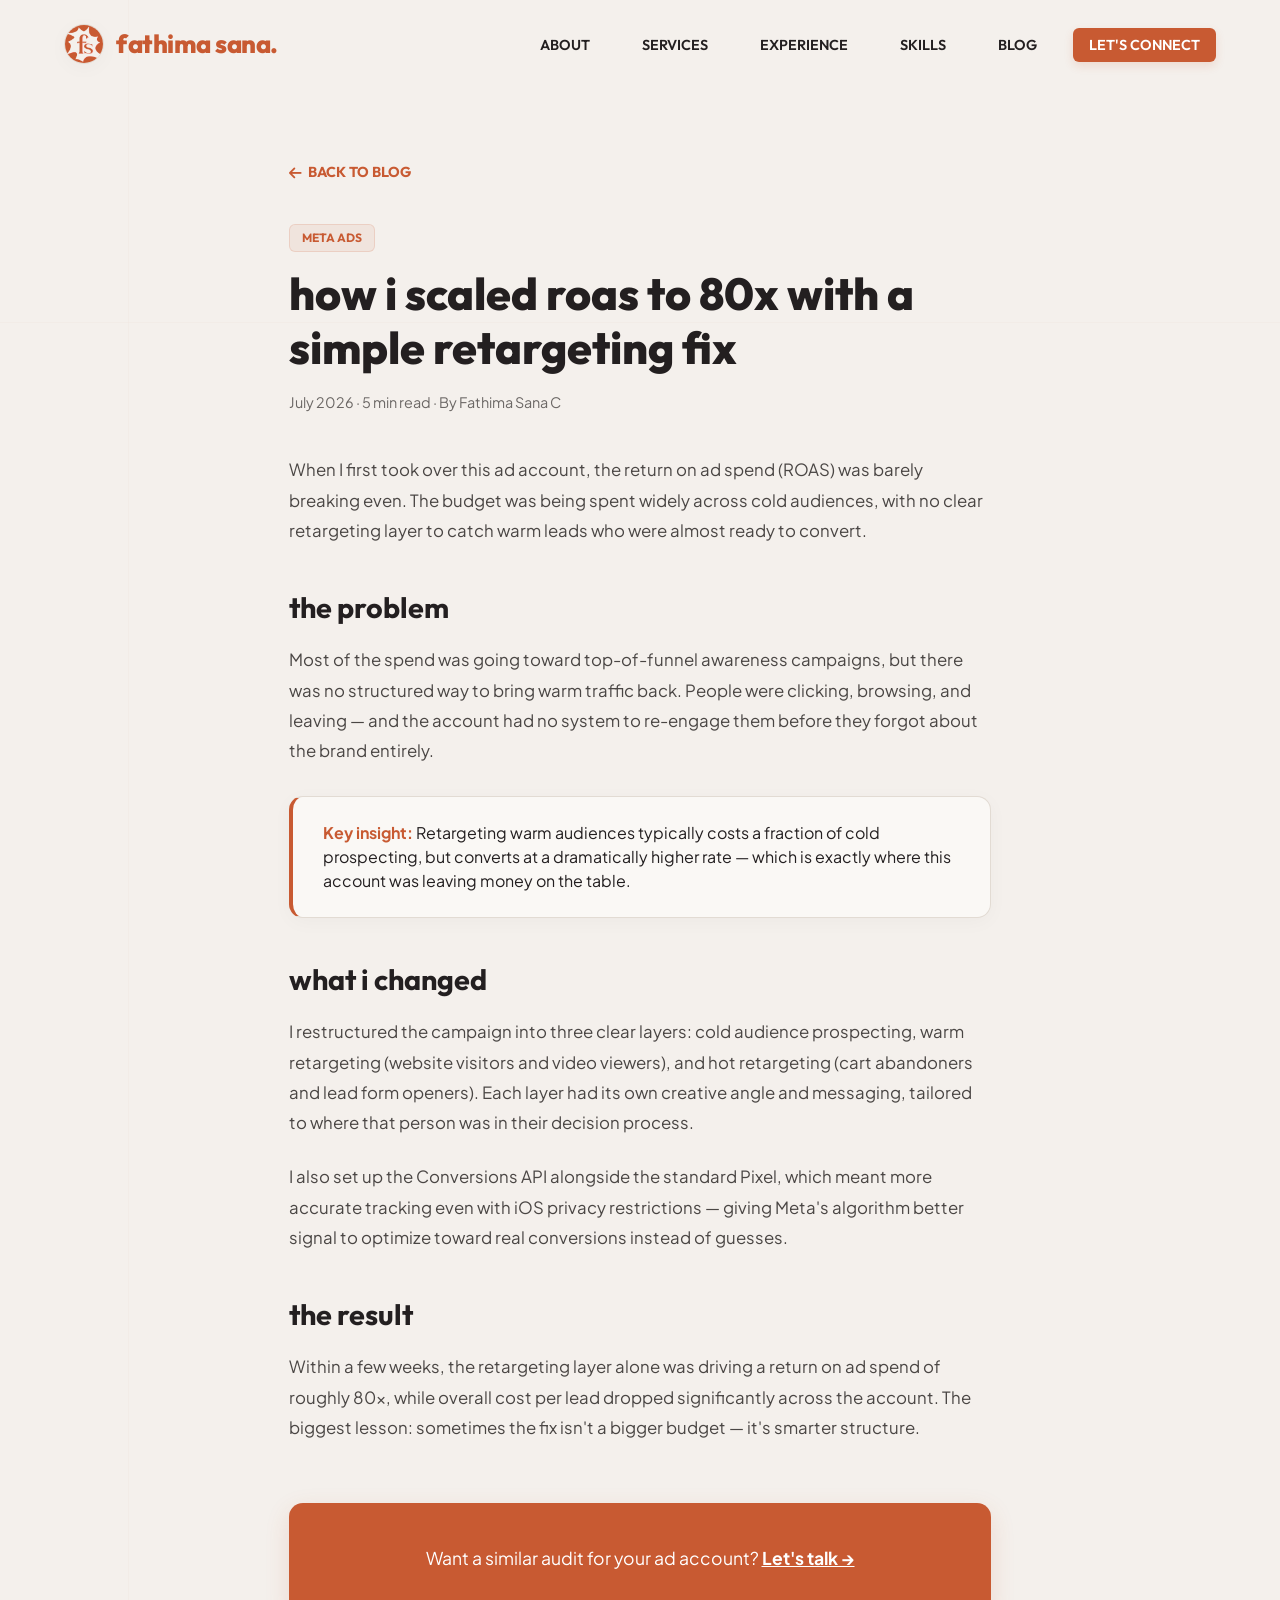
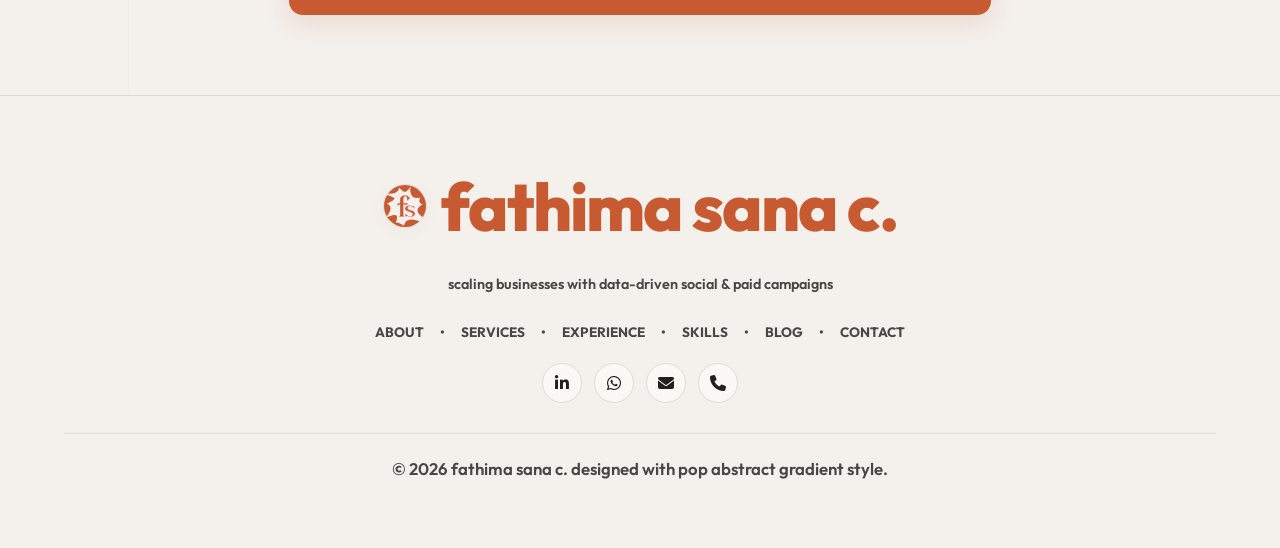
<file: blog/how-i-scaled-roas.html>
<!DOCTYPE html>
<html lang="en">


<head>
    <!-- Google Tag Manager -->
    <script>(function (w, d, s, l, i) {
            w[l] = w[l] || []; w[l].push({
                'gtm.start':
                    new Date().getTime(), event: 'gtm.js'
            }); var f = d.getElementsByTagName(s)[0],
                j = d.createElement(s), dl = l != 'dataLayer' ? '&l=' + l : ''; j.async = true; j.src =
                    'https://www.googletagmanager.com/gtm.js?id=' + i + dl; f.parentNode.insertBefore(j, f);
        })(window, document, 'script', 'dataLayer', 'GTM-KHBQCLP2');</script>
    <!-- End Google Tag Manager -->
    <meta charset="UTF-8">
    <meta name="viewport" content="width=device-width, initial-scale=1.0">
    <title>How I Scaled ROAS to 80x with a Simple Retargeting Fix | Fathima Sana C</title>
    <meta name="description"
        content="A case study on how a retargeting and audience segmentation fix took an underperforming Meta Ads account to an 80x return on ad spend.">
    <link rel="icon" type="image/png" href="../logo.png">

    <!-- Canonical URL -->
    <link rel="canonical" href="https://www.iamsana.com/blog/how-i-scaled-roas.html">

    <!-- Open Graph / Facebook -->
    <meta property="og:type" content="article">
    <meta property="og:url" content="https://www.iamsana.com/blog/how-i-scaled-roas.html">
    <meta property="og:title" content="How I Scaled ROAS to 80x with a Simple Retargeting Fix | Fathima Sana C">
    <meta property="og:description"
        content="A case study on how a retargeting and audience segmentation fix took an underperforming Meta Ads account to an 80x return on ad spend.">
    <meta property="og:image" content="https://www.iamsana.com/logo.png">

    <!-- Twitter -->
    <meta name="twitter:card" content="summary_large_image">
    <meta name="twitter:url" content="https://www.iamsana.com/blog/how-i-scaled-roas.html">
    <meta name="twitter:title" content="How I Scaled ROAS to 80x with a Simple Retargeting Fix | Fathima Sana C">
    <meta name="twitter:description"
        content="A case study on how a retargeting and audience segmentation fix took an underperforming Meta Ads account to an 80x return on ad spend.">
    <meta name="twitter:image" content="https://www.iamsana.com/logo.png">

    <!-- Google Fonts: Outfit for display headings, Plus Jakarta Sans for readable body -->
    <link rel="preconnect" href="https://fonts.googleapis.com">
    <link rel="preconnect" href="https://fonts.gstatic.com" crossorigin>
    <link
        href="https://fonts.googleapis.com/css2?family=Outfit:wght@300;400;500;600;700;800&family=Plus+Jakarta+Sans:wght@300;400;500;600;700;800&display=swap"
        rel="stylesheet">

    <!-- FontAwesome Icons -->
    <link rel="stylesheet" href="https://cdnjs.cloudflare.com/ajax/libs/font-awesome/6.4.0/css/all.min.css"
        integrity="sha512-iecdLmaskl7CVkqkXNQ/ZH/XLlvWZOJyj7Yy7tcenmpD1ypASozpmT/E0iPtmFIB46ZmdtAc9eNBvH0H/ZpiBw=="
        crossorigin="anonymous" referrerpolicy="no-referrer" />

    <!-- Main Stylesheet -->
    <link rel="stylesheet" href="../style.css">

    <style>
        /* Blog Post specific overrides */
        .blog-container {
            max-width: 750px;
            margin: 0 auto;
            padding: 160px 24px 80px;
            /* Space for fixed header */
            position: relative;
            z-index: 1;
        }

        .back-link {
            color: var(--color-terracotta);
            text-decoration: none;
            font-weight: 700;
            font-size: 0.9rem;
            display: inline-flex;
            align-items: center;
            gap: 6px;
            margin-bottom: 20px;
            transition: transform 0.3s;
            text-transform: uppercase;
            font-family: var(--font-pop);
        }

        .back-link:hover {
            transform: translateX(-4px);
        }

        .post-tag {
            display: inline-block;
            background-color: rgba(200, 90, 50, 0.08);
            color: var(--color-terracotta);
            font-size: 0.75rem;
            font-weight: 700;
            padding: 4px 12px;
            border-radius: var(--radius-sm);
            margin: 20px 0 15px;
            border: 1px solid rgba(200, 90, 50, 0.15);
            text-transform: uppercase;
            font-family: var(--font-pop);
        }

        .blog-container h1 {
            font-size: 2.8rem;
            line-height: 1.2;
            margin-bottom: 15px;
            font-family: var(--font-pop);
            font-weight: 800;
            color: var(--color-dark);
            text-transform: lowercase;
        }

        .post-meta {
            color: var(--color-slate-medium);
            font-size: 0.9rem;
            margin-bottom: 40px;
            opacity: 0.8;
            font-family: var(--font-body);
        }

        p {
            line-height: 1.8;
            margin-bottom: 24px;
            color: var(--color-slate-medium);
            font-size: 1.05rem;
        }

        .blog-container h2 {
            font-size: 1.8rem;
            margin: 40px 0 16px;
            font-family: var(--font-pop);
            font-weight: 700;
            color: var(--color-dark);
            text-transform: lowercase;
        }

        .highlight-box {
            background-color: var(--bg-secondary);
            border-left: 4px solid var(--color-terracotta);
            border-top: 1px solid var(--border-color);
            border-right: 1px solid var(--border-color);
            border-bottom: 1px solid var(--border-color);
            padding: 24px 30px;
            border-radius: var(--radius-md);
            margin: 30px 0;
            box-shadow: var(--shadow-soft-purple);
        }

        .highlight-box strong {
            color: var(--color-terracotta);
        }

        .cta {
            background-color: var(--color-terracotta);
            color: #FFFFFF;
            text-align: center;
            padding: 40px;
            border-radius: var(--radius-md);
            margin-top: 60px;
            box-shadow: 0 8px 24px rgba(200, 90, 50, 0.15);
        }

        .cta p {
            color: #FFFFFF;
            margin-bottom: 0;
            font-size: 1.1rem;
        }

        .cta a {
            color: #FFFFFF;
            font-weight: 700;
            text-decoration: underline;
        }

        .cta a:hover {
            opacity: 0.9;
        }
    </style>
</head>

<body>

    <!-- Google Tag Manager (noscript) -->
    <noscript><iframe src="https://www.googletagmanager.com/ns.html?id=GTM-KHBQCLP2" height="0" width="0"
            style="display:none;visibility:hidden"></iframe></noscript>
    <!-- End Google Tag Manager (noscript) -->
    <!-- Abstract Background Grid Elements -->
    <div class="bg-grid-container">
        <div class="bg-grid-line line-horizontal"></div>
        <div class="bg-grid-line line-vertical"></div>
    </div>

    <!-- Floating Navigation -->
    <header class="navbar-container">
        <nav class="navbar" id="navbar">
            <div class="logo">
                <a href="../" class="logo-link">
                    <img src="../logo.png" alt="Fathima Sana C. - Digital Marketer & Meta Ads Specialist Logo"
                        class="navbar-logo">
                    <span class="signature-logo">Fathima Sana.</span>
                </a>
            </div>
            <ul class="nav-links">
                <li><a href="../#about" class="nav-link">About</a></li>
                <li><a href="../#services" class="nav-link">Services</a></li>
                <li><a href="../#experience" class="nav-link">Experience</a></li>
                <li><a href="../#skills" class="nav-link">Skills</a></li>
                <li><a href="./" class="nav-link">Blog</a></li>
                <li><a href="../#contact" class="nav-link nav-btn">Let's Connect</a></li>
            </ul>
            <div class="menu-toggle" id="mobile-menu-btn">
                <i class="fa-solid fa-bars-staggered"></i>
            </div>
        </nav>
    </header>

    <div class="blog-container">
        <a href="./" class="back-link"><i class="fa-solid fa-arrow-left"></i> Back to Blog</a>
        <br>
        <span class="post-tag">Meta Ads</span>
        <h1>How I Scaled ROAS to 80x with a Simple Retargeting Fix</h1>
        <p class="post-meta">July 2026 · 5 min read · By Fathima Sana C</p>

        <p>When I first took over this ad account, the return on ad spend (ROAS) was barely breaking even. The budget
            was being spent widely across cold audiences, with no clear retargeting layer to catch warm leads who were
            almost ready to convert.</p>

        <h2>The problem</h2>
        <p>Most of the spend was going toward top-of-funnel awareness campaigns, but there was no structured way to
            bring warm traffic back. People were clicking, browsing, and leaving — and the account had no system to
            re-engage them before they forgot about the brand entirely.</p>

        <div class="highlight-box">
            <strong>Key insight:</strong> Retargeting warm audiences typically costs a fraction of cold prospecting, but
            converts at a dramatically higher rate — which is exactly where this account was leaving money on the table.
        </div>

        <h2>What I changed</h2>
        <p>I restructured the campaign into three clear layers: cold audience prospecting, warm retargeting (website
            visitors and video viewers), and hot retargeting (cart abandoners and lead form openers). Each layer had its
            own creative angle and messaging, tailored to where that person was in their decision process.</p>

        <p>I also set up the Conversions API alongside the standard Pixel, which meant more accurate tracking even with
            iOS privacy restrictions — giving Meta's algorithm better signal to optimize toward real conversions instead
            of guesses.</p>

        <h2>The result</h2>
        <p>Within a few weeks, the retargeting layer alone was driving a return on ad spend of roughly 80x, while
            overall cost per lead dropped significantly across the account. The biggest lesson: sometimes the fix isn't
            a bigger budget — it's smarter structure.</p>

        <div class="cta">
            <p>Want a similar audit for your ad account? <a href="../#contact">Let's talk →</a></p>
        </div>
    </div>

    <!-- Unified Consistent Footer -->
    <footer class="footer">
        <div class="container footer-content text-center">
            <div class="footer-logo-wrapper">
                <img src="../logo.png" alt="Fathima Sana C. Brand Icon" class="footer-logo-img" loading="lazy">
                <h2 class="footer-logo">Fathima Sana C.</h2>
            </div>
            <p class="footer-tagline">Scaling businesses with data-driven social &amp; paid campaigns</p>

            <!-- Footer Internal Navigation Links for SEO Crawlability -->
            <div class="footer-links">
                <a href="../#about">About</a> •
                <a href="../#services">Services</a> •
                <a href="../#experience">Experience</a> •
                <a href="../#skills">Skills</a> •
                <a href="./">Blog</a> •
                <a href="../#contact">Contact</a>
            </div>
            <div class="footer-socials">
                <a href="https://linkedin.com/in/fathima-sana-c" target="_blank" rel="noopener noreferrer"
                    class="social-circle"><i class="fa-brands fa-linkedin-in"></i></a>
                <a href="https://wa.me/919946480615" target="_blank" rel="noopener noreferrer" class="social-circle"><i
                        class="fa-brands fa-whatsapp"></i></a>
                <a href="mailto:fathimasanac1@gmail.com" class="social-circle"><i class="fa-solid fa-envelope"></i></a>
                <a href="tel:+919946480615" class="social-circle track-phone"><i class="fa-solid fa-phone"></i></a>
            </div>
            <div class="footer-credits">
                <p>© 2026 Fathima Sana C. Designed with pop abstract gradient style.</p>
            </div>
        </div>
    </footer>

    <!-- Custom Cursor Elements -->
    <div class="custom-cursor-ring" id="custom-cursor-ring"></div>
    <div class="custom-cursor-dot" id="custom-cursor-dot"></div>

    <script src="../config.js" defer></script>
    <script src="../script.js" defer></script>
</body>

</html>
</file>
<file: style.css>
/* ==========================================================================
   POP ABSTRACT DESIGN SYSTEM & VARIABLES
   ========================================================================== */
:root {
  /* Colors */
  --bg-primary: #F4F0EC; /* Warm light cream background */
  --bg-secondary: #FAF8F5; /* Pure white / soft ivory card background */
  --color-terracotta: #C85A32; /* Rich earth tone brand color */
  --color-olive: #4C644D; /* Elegant olive green */
  --color-slate-blue: #4E657A; /* Modern slate blue */
  --color-dark: #231F20; /* Slate black / charcoal text */
  --color-slate-medium: #4A4644; /* Muted warm dark grey for body copy */
  --border-color: #E2DBD3; /* Subtle warm border */
  --success-color: #10B981;
  
  /* Brand mappings */
  --color-primary: var(--color-terracotta);
  --color-primary-light: var(--color-slate-blue);
  --color-secondary: var(--color-olive);
  
  /* Fonts */
  --font-pop: 'Outfit', sans-serif; /* Modern geometric display sans */
  --font-cursive: 'Outfit', sans-serif; /* Fallback to clean sans */
  --font-body: 'Plus Jakarta Sans', sans-serif;

  /* Shadows */
  --shadow-soft-purple: 0 4px 20px rgba(35, 31, 32, 0.03);
  --shadow-hover-purple: 0 10px 30px rgba(35, 31, 32, 0.06);
  --shadow-pop-tint: 4px 4px 0px rgba(200, 90, 50, 0.08);
  --shadow-pop-hover: 8px 8px 0px rgba(200, 90, 50, 0.15);
  
  /* Border Radius */
  --radius-sm: 6px;
  --radius-md: 14px;
  --radius-lg: 24px;
  --radius-xl: 40px;
  
  /* Layout */
  --max-width: 1200px;
}

/* ==========================================================================
   BASE STYLE & RESET
   ========================================================================== */
* {
  margin: 0;
  padding: 0;
  box-sizing: border-box;
}

html {
  scroll-behavior: smooth;
  font-size: 16px;
}

body {
  background-color: var(--bg-primary);
  color: var(--color-dark);
  font-family: var(--font-body);
  line-height: 1.5;
  overflow-x: hidden;
  position: relative;
  min-height: 100vh;
}

a {
  text-decoration: none;
  color: inherit;
  transition: all 0.3s cubic-bezier(0.4, 0, 0.2, 1);
}

ul {
  list-style: none;
}

img {
  max-width: 100%;
  height: auto;
  display: block;
}

.container {
  width: 100%;
  max-width: var(--max-width);
  margin: 0 auto;
  padding: 0 24px;
}

.text-center {
  text-align: center;
}

.semibold {
  font-weight: 600;
  color: var(--color-primary);
}

.weight-bold {
  font-weight: 700;
}

/* ==========================================================================
   MINIMALIST BACKGROUND SYSTEM
   ========================================================================== */
.bg-grid-container {
  position: absolute;
  top: 0;
  left: 0;
  width: 100%;
  height: 100%;
  pointer-events: none;
  z-index: 0;
  overflow: hidden;
  opacity: 0.12;
}

.bg-grid-line {
  position: absolute;
  background-color: var(--color-terracotta);
}

.line-horizontal {
  top: 15%;
  left: 0;
  width: 100%;
  height: 1px;
  opacity: 0.2;
}

.line-vertical {
  top: 0;
  left: 10%;
  width: 1px;
  height: 100%;
  opacity: 0.2;
}

/* ==========================================================================
   NAVIGATION
   ========================================================================== */
.navbar-container {
  position: fixed;
  top: 0;
  left: 0;
  width: 100%;
  z-index: 1000;
  padding: 24px 0;
  transition: all 0.4s cubic-bezier(0.4, 0, 0.2, 1);
}

.navbar-container.scrolled {
  padding: 14px 0;
  background-color: rgba(244, 240, 236, 0.9);
  backdrop-filter: blur(12px);
  -webkit-backdrop-filter: blur(12px);
  border-bottom: 1px solid var(--border-color);
  box-shadow: 0 4px 20px rgba(35, 31, 32, 0.02);
}

.navbar {
  display: flex;
  justify-content: space-between;
  align-items: center;
  width: 100%;
  max-width: var(--max-width);
  margin: 0 auto;
  padding: 0 24px;
}

.signature-logo {
  font-family: var(--font-pop);
  font-size: 1.6rem;
  font-weight: 800;
  color: var(--color-terracotta);
  letter-spacing: -0.5px;
  position: relative;
  display: inline-block;
  text-transform: lowercase;
}

.nav-links {
  display: flex;
  align-items: center;
  gap: 20px;
}

.nav-link {
  font-family: var(--font-pop);
  font-weight: 600;
  color: var(--color-dark);
  font-size: 0.9rem;
  text-transform: uppercase;
  padding: 8px 16px;
  border-radius: var(--radius-sm);
  transition: all 0.3s ease;
}

.nav-link:hover, .nav-link.active {
  color: var(--color-terracotta);
  background-color: rgba(200, 90, 50, 0.06);
}

.nav-btn {
  background-color: var(--color-terracotta);
  color: #FFFFFF !important;
  border-radius: var(--radius-sm);
  box-shadow: 0 4px 10px rgba(200, 90, 50, 0.15);
}

.nav-btn:hover {
  background-color: #b54c27;
  transform: translateY(-2px);
  box-shadow: 0 6px 14px rgba(200, 90, 50, 0.25);
}

.menu-toggle {
  display: none;
  font-size: 1.4rem;
  color: var(--color-terracotta);
  cursor: pointer;
  padding: 6px;
  border-radius: var(--radius-sm);
  background-color: rgba(200, 90, 50, 0.05);
}

/* ==========================================================================
   BUTTONS (Minimalist Earthy Style)
   ========================================================================== */
.btn-pop {
  display: inline-flex;
  align-items: center;
  gap: 8px;
  padding: 14px 28px;
  border-radius: var(--radius-sm);
  font-family: var(--font-pop);
  font-weight: 700;
  font-size: 0.95rem;
  text-transform: uppercase;
  cursor: pointer;
  transition: all 0.3s cubic-bezier(0.4, 0, 0.2, 1);
  border: none;
}

.btn-primary {
  background-color: var(--color-terracotta);
  color: #FFFFFF;
  box-shadow: 0 4px 12px rgba(200, 90, 50, 0.15);
}

.btn-primary:hover {
  background-color: #b54c27;
  transform: translateY(-3px);
  box-shadow: 0 8px 18px rgba(200, 90, 50, 0.25);
}

.btn-secondary {
  background-color: var(--bg-secondary);
  color: var(--color-dark);
  border: 1px solid var(--border-color);
  box-shadow: var(--shadow-soft-purple);
}

.btn-secondary:hover {
  background-color: var(--bg-primary);
  border-color: var(--color-slate-blue);
  transform: translateY(-3px);
  box-shadow: var(--shadow-hover-purple);
}

.btn-block {
  width: 100%;
  justify-content: center;
}

/* ==========================================================================
   HERO SECTION (Earthy Minimalist Style)
   ========================================================================== */
.hero-section {
  padding: 160px 0 80px 0;
  position: relative;
  z-index: 1;
}

.hero-container {
  display: grid;
  grid-template-columns: 1.15fr 0.85fr;
  gap: 50px;
  align-items: center;
}

.badge-pop {
  display: inline-block;
  background-color: rgba(200, 90, 50, 0.08);
  color: var(--color-terracotta);
  padding: 6px 14px;
  font-family: var(--font-pop);
  font-weight: 700;
  font-size: 0.8rem;
  letter-spacing: 0.5px;
  border-radius: var(--radius-sm);
  margin-bottom: 20px;
  border: 1px solid rgba(200, 90, 50, 0.15);
}

.pulse-dot {
  display: inline-block;
  width: 8px;
  height: 8px;
  background-color: var(--success-color);
  border-radius: 50%;
  margin-right: 6px;
  vertical-align: middle;
  position: relative;
}

.pulse-dot::after {
  content: '';
  position: absolute;
  top: 0;
  left: 0;
  width: 100%;
  height: 100%;
  background-color: var(--success-color);
  border-radius: 50%;
  animation: pulse 1.5s infinite;
}

@keyframes pulse {
  0% { transform: scale(1); opacity: 1; }
  100% { transform: scale(2.5); opacity: 0; }
}

.hero-title {
  font-family: var(--font-pop);
  font-size: 3.75rem;
  font-weight: 800;
  line-height: 1.2;
  color: var(--color-dark);
  margin-bottom: 24px;
}

.highlight-pop {
  display: inline-block;
  color: var(--color-terracotta);
}

.hero-subtitle {
  font-family: var(--font-pop);
  font-size: 1.15rem;
  font-weight: 600;
  color: var(--color-slate-blue);
  margin-bottom: 24px;
  text-transform: none;
}

.hero-description {
  font-size: 1.125rem;
  color: var(--color-slate-medium);
  margin-bottom: 36px;
  line-height: 1.5;
  max-width: 580px;
}

.hero-description strong {
  color: var(--color-terracotta);
  font-weight: 700;
}

.hero-ctas {
  display: flex;
  gap: 16px;
  margin-bottom: 36px;
}

.hero-contact-quick {
  display: flex;
  gap: 20px;
  font-family: var(--font-pop);
  font-weight: 600;
  font-size: 0.85rem;
  color: var(--color-slate-medium);
}

.quick-link {
  display: flex;
  align-items: center;
  gap: 8px;
}

.quick-link i {
  color: var(--color-slate-blue);
}

/* Hero Right Side Earthy Visual Stack */
.hero-visual {
  position: relative;
  height: 400px;
  display: flex;
  justify-content: flex-end; /* Align stack to the right edge */
  align-items: center;
  padding-right: 25px; /* Offset to keep ROI card (-25px right) perfectly aligned with content container */
}

.visual-card-stack {
  position: relative;
  width: 320px;
  height: 380px;
}

.visual-card {
  position: absolute;
  background-color: var(--bg-secondary);
  border: 1px solid var(--border-color);
  box-shadow: var(--shadow-soft-purple);
  transition: all 0.3s cubic-bezier(0.4, 0, 0.2, 1);
}

/* Central Polaroid-like Frame Card */
.main-photo-card {
  width: 270px;
  left: 25px;
  top: 20px;
  z-index: 2;
  padding: 14px 14px 20px 14px;
  border-radius: var(--radius-md);
}

.main-photo-card:hover {
  transform: translateY(-5px);
  box-shadow: var(--shadow-hover-purple);
}

.photo-frame {
  width: 100%;
  height: 230px;
  overflow: hidden;
  border-radius: var(--radius-sm);
  border: 1px solid var(--border-color);
  background-color: var(--bg-primary);
}

.photo-frame img {
  width: 100%;
  height: 100%;
  object-fit: cover;
}

.photo-caption {
  margin-top: 14px;
  text-align: center;
  display: flex;
  flex-direction: column;
  gap: 4px;
}

.photo-title {
  font-family: var(--font-pop);
  font-weight: 800;
  font-size: 1.1rem;
  color: var(--color-dark);
  letter-spacing: -0.5px;
  text-transform: lowercase;
}

.photo-subtitle {
  font-family: var(--font-body);
  font-size: 0.85rem;
  color: var(--color-terracotta);
}

/* Floating Overlay Stat Cards */
.stat-badge-card {
  padding: 14px 18px;
  border-radius: var(--radius-md);
  display: flex;
  flex-direction: column;
  gap: 4px;
  background-color: var(--bg-secondary);
}

.stat-badge-card:hover {
  transform: translateY(-5px);
  box-shadow: var(--shadow-pop-hover);
}

.badge-tag {
  font-family: var(--font-pop);
  font-weight: 700;
  font-size: 0.65rem;
  text-transform: uppercase;
}

.badge-value {
  font-family: var(--font-pop);
  font-weight: 800;
  font-size: 1.45rem;
  line-height: 1.1;
}

.badge-label {
  font-size: 0.75rem;
}

/* Specific Positioning for overlays */
.roi-card {
  top: -10px;
  right: -25px;
  z-index: 3;
  width: 160px;
  background-color: var(--color-slate-blue) !important;
  color: #FFFFFF !important;
  border-color: var(--color-slate-blue);
}

.roi-card .badge-tag {
  color: rgba(255, 255, 255, 0.75);
}

.roi-card .badge-value {
  color: #FFFFFF;
}

.roi-card .badge-label {
  color: rgba(255, 255, 255, 0.75);
}

.leads-card {
  bottom: 20px;
  left: -35px;
  z-index: 3;
  width: 165px;
  background-color: var(--color-terracotta) !important;
  color: #FFFFFF !important;
  border-color: var(--color-terracotta);
}

.leads-card .badge-tag {
  color: rgba(255, 255, 255, 0.75);
}

.leads-card .badge-value {
  color: #FFFFFF;
}

.leads-card .badge-label {
  color: rgba(255, 255, 255, 0.75);
}

.client-badge {
  display: inline-block;
  background-color: var(--color-terracotta);
  color: #FFFFFF;
  padding: 2px 8px;
  font-family: var(--font-pop);
  font-weight: 700;
  font-size: 0.7rem;
  border-radius: var(--radius-sm);
  margin-bottom: 8px;
}

/* ==========================================================================
   STATS BAR
   ========================================================================== */
.stats-section {
  background-color: var(--bg-primary);
  border-top: 1px solid var(--border-color);
  border-bottom: 1px solid var(--border-color);
  padding: 40px 0;
  position: relative;
  z-index: 10;
}

.stats-container {
  display: grid;
  grid-template-columns: repeat(4, 1fr);
  gap: 24px;
}

.stat-item {
  display: flex;
  align-items: center;
  gap: 16px;
  padding: 24px;
  border-radius: var(--radius-md);
  border: none;
  transition: transform 0.3s cubic-bezier(0.4, 0, 0.2, 1);
  color: #FFFFFF !important;
}

.stat-item:hover {
  transform: translateY(-4px);
  box-shadow: var(--shadow-hover-purple);
}

/* Alternating colors for stats items */
.stat-item:nth-child(1) {
  background-color: var(--color-terracotta);
}
.stat-item:nth-child(2) {
  background-color: var(--color-slate-blue);
}
.stat-item:nth-child(3) {
  background-color: var(--color-olive);
}
.stat-item:nth-child(4) {
  background-color: var(--color-dark);
}

.stat-icon-wrapper {
  width: 48px;
  height: 48px;
  border-radius: var(--radius-sm);
  background-color: rgba(255, 255, 255, 0.15);
  display: flex;
  align-items: center;
  justify-content: center;
  font-size: 1.25rem;
  color: #FFFFFF;
  flex-shrink: 0;
  border: 1px solid rgba(255, 255, 255, 0.1);
}

.stat-info {
  display: flex;
  flex-direction: column;
}

.stat-val {
  font-family: var(--font-pop);
  font-size: 1.6rem;
  font-weight: 800;
  color: #FFFFFF;
  line-height: 1.1;
  text-transform: lowercase;
}

.stat-desc {
  font-size: 0.8rem;
  color: rgba(255, 255, 255, 0.85);
  margin-top: 4px;
}

/* ==========================================================================
   SECTION COMMON HEADER
   ========================================================================== */
.section-header {
  margin-bottom: 30px;
}

.section-title-pop {
  font-family: var(--font-pop);
  font-size: 2.625rem;
  font-weight: 800;
  color: var(--color-terracotta);
  display: inline-block;
  position: relative;
  letter-spacing: -0.5px;
  text-transform: none;
  line-height: 1.2;
}

/* Subheading underlines removed per design request */
.section-title-pop::after {
  display: none;
}

.section-subtitle {
  font-family: var(--font-body);
  font-weight: 500;
  color: var(--color-slate-medium);
  font-size: 0.95rem;
  margin-top: 12px;
}

/* ==========================================================================
   ABOUT / SUMMARY SECTION
   ========================================================================== */
.about-section {
  padding: 70px 0;
}

.about-grid {
  display: grid;
  grid-template-columns: 1.1fr 0.9fr;
  gap: 50px;
  align-items: center;
}

/* Minimalist Document Style Card */
.diary-style {
  position: relative;
  background-color: var(--bg-secondary);
  border: 1px solid var(--border-color);
  border-radius: var(--radius-lg);
  box-shadow: var(--shadow-soft-purple);
  padding: 40px;
}

.diary-style:hover {
  box-shadow: var(--shadow-hover-purple);
}

.card-tape {
  display: none;
}

.diary-title {
  font-family: var(--font-pop);
  font-weight: 700;
  font-size: 1.75rem;
  color: var(--color-terracotta);
  text-transform: lowercase;
  margin-bottom: 20px;
  padding-bottom: 8px;
  border-bottom: 1px solid var(--border-color);
}

.diary-paragraph {
  font-size: 1.125rem;
  color: var(--color-slate-medium);
  margin-bottom: 18px;
  line-height: 1.5;
}

.diary-footer {
  text-align: right;
  margin-top: 20px;
}

.signature {
  font-family: var(--font-pop);
  font-size: 1.4rem;
  color: var(--color-terracotta);
  font-weight: 700;
  display: inline-block;
  text-transform: lowercase;
}

/* Olive Green Quick Facts Box */
.quick-facts-box {
  background-color: var(--color-olive);
  border: none;
  border-radius: var(--radius-lg);
  padding: 35px;
  box-shadow: var(--shadow-soft-purple);
  color: #FFFFFF;
}

.quick-facts-box .facts-title {
  color: #FFFFFF;
  text-transform: lowercase;
  font-size: 1.75rem;
  font-family: var(--font-pop);
  font-weight: 700;
  margin-bottom: 24px;
}

.facts-list {
  display: flex;
  flex-direction: column;
  gap: 22px;
}

.facts-list li {
  display: flex;
  gap: 16px;
  align-items: flex-start;
}

.fact-icon {
  width: 40px;
  height: 40px;
  border-radius: var(--radius-sm);
  background-color: rgba(255, 255, 255, 0.15);
  border: 1px solid rgba(255, 255, 255, 0.1);
  display: flex;
  align-items: center;
  justify-content: center;
  color: #FFFFFF;
  font-size: 1rem;
  flex-shrink: 0;
}

.fact-content h4 {
  font-family: var(--font-pop);
  font-weight: 700;
  font-size: 0.9rem;
  margin-bottom: 4px;
  color: #FFFFFF;
  text-transform: lowercase;
}

.fact-content p {
  font-size: 0.9rem;
  color: rgba(255, 255, 255, 0.85);
  line-height: 1.45;
}

/* ==========================================================================
   SERVICES
   ========================================================================== */
.services-section {
  padding: 70px 0;
  background-color: var(--bg-primary);
  border-top: 1px solid var(--border-color);
  border-bottom: 1px solid var(--border-color);
}

.services-grid {
  display: grid;
  grid-template-columns: repeat(2, 1fr);
  gap: 30px;
}

.service-card {
  background-color: var(--bg-secondary);
  border: 1px solid var(--border-color);
  border-radius: var(--radius-lg);
  padding: 35px;
  transition: all 0.3s cubic-bezier(0.4, 0, 0.2, 1);
  box-shadow: var(--shadow-soft-purple);
}

.service-card:hover {
  transform: translateY(-6px);
  box-shadow: var(--shadow-hover-purple);
  border-color: var(--color-terracotta);
}

.service-card-header {
  display: flex;
  align-items: center;
  gap: 14px;
  margin-bottom: 16px;
}

.service-icon {
  width: 46px;
  height: 46px;
  border-radius: var(--radius-sm);
  background-color: var(--bg-primary);
  border: 1px solid var(--border-color);
  color: var(--color-terracotta);
  display: flex;
  align-items: center;
  justify-content: center;
  font-size: 1.15rem;
  transition: all 0.3s ease;
}

.service-card:hover .service-icon {
  background-color: var(--color-terracotta);
  color: #FFFFFF;
  border-color: var(--color-terracotta);
}

.service-title {
  font-family: var(--font-pop);
  font-weight: 700;
  font-size: 1.75rem;
  color: var(--color-dark);
  text-transform: lowercase;
}

.service-description {
  font-size: 1.125rem;
  color: var(--color-slate-medium);
  margin-bottom: 20px;
  line-height: 1.5;
}

.service-bullets {
  display: flex;
  flex-direction: column;
  gap: 8px;
}

.service-bullets li {
  font-family: var(--font-pop);
  font-weight: 600;
  font-size: 0.82rem;
  color: var(--color-dark);
  display: flex;
  align-items: center;
  gap: 6px;
  text-transform: lowercase;
}

.service-bullets li::before {
  content: "✦";
  color: var(--color-terracotta);
  font-size: 0.8rem;
}

/* ==========================================================================
   EXPERIENCE SECTION (TIMELINE AS COLOR BARS)
   ========================================================================== */
.experience-section {
  padding: 70px 0;
}

.experience-list {
  max-width: 900px;
  margin: 0 auto;
  display: flex;
  flex-direction: column;
  gap: 24px;
  position: relative;
  z-index: 10;
}

.experience-block {
  display: grid;
  grid-template-columns: 0.35fr 0.65fr;
  gap: 40px;
  padding: 40px;
  border-radius: var(--radius-md);
  border: none;
  transition: all 0.3s cubic-bezier(0.4, 0, 0.2, 1);
  color: #FFFFFF !important;
}

.experience-block:hover {
  transform: translateY(-4px);
  box-shadow: var(--shadow-hover-purple);
}

/* Alternating solid colors for experience blocks */
.experience-block:nth-child(odd) {
  background-color: var(--color-slate-blue);
}

.experience-block:nth-child(even) {
  background-color: var(--color-terracotta);
}

.experience-block:nth-child(3n) {
  background-color: var(--color-olive);
}

.experience-meta {
  display: flex;
  flex-direction: column;
  gap: 8px;
}

.experience-date {
  font-family: var(--font-pop);
  font-weight: 700;
  font-size: 0.78rem;
  color: #FFFFFF;
  background-color: rgba(255, 255, 255, 0.15);
  padding: 6px 12px;
  border-radius: var(--radius-sm);
  display: inline-block;
  align-self: flex-start;
  border: 1px solid rgba(255, 255, 255, 0.15);
  text-transform: lowercase;
}

.experience-company {
  font-family: var(--font-pop);
  font-weight: 800;
  font-size: 1.75rem;
  color: #FFFFFF;
  margin-top: 8px;
  text-transform: lowercase;
}

.experience-location {
  font-size: 0.85rem;
  color: rgba(255, 255, 255, 0.8);
}

.experience-main {
  display: flex;
  flex-direction: column;
}

.experience-title {
  font-family: var(--font-pop);
  font-weight: 800;
  font-size: 1.75rem;
  color: #FFFFFF;
  margin-bottom: 12px;
  text-transform: lowercase;
}

.experience-summary {
  font-size: 1.125rem;
  color: rgba(255, 255, 255, 0.9);
  margin-bottom: 20px;
  line-height: 1.5;
}

.experience-details {
  display: flex;
  flex-direction: column;
  gap: 12px;
  padding-left: 20px;
  list-style-type: square;
}

.experience-details li {
  font-size: 0.9rem;
  color: rgba(255, 255, 255, 0.85);
  line-height: 1.5;
  padding-left: 4px;
}

.experience-details li strong {
  color: #FFFFFF;
}

/* ==========================================================================
   SKILLS & EDUCATION
   ========================================================================== */
.skills-section {
  padding: 70px 0;
  background-color: var(--bg-secondary);
  border-top: 1px solid var(--border-color);
  border-bottom: 1px solid var(--border-color);
}

.skills-wrapper {
  display: grid;
  grid-template-columns: repeat(2, 1fr);
  gap: 30px;
  max-width: 900px;
  margin: 0 auto 50px auto;
}

.skills-category {
  background-color: var(--bg-primary);
  border: 1px solid var(--border-color);
  border-radius: var(--radius-lg);
  padding: 30px;
  box-shadow: var(--shadow-soft-purple);
}

.category-title {
  font-family: var(--font-pop);
  font-weight: 700;
  font-size: 1.75rem;
  text-transform: lowercase;
  color: var(--color-dark);
  margin-bottom: 20px;
  display: flex;
  align-items: center;
  gap: 8px;
}

.category-title i {
  color: var(--color-slate-blue);
}

.skills-tags {
  display: flex;
  flex-wrap: wrap;
  gap: 8px;
}

.skill-tag {
  background-color: var(--bg-secondary);
  color: var(--color-dark);
  font-family: var(--font-pop);
  font-weight: 600;
  font-size: 0.8rem;
  padding: 6px 12px;
  border: 1px solid var(--border-color);
  border-radius: var(--radius-sm);
  box-shadow: 0 2px 6px rgba(0, 0, 0, 0.02);
  transition: all 0.2s ease;
  text-transform: lowercase;
}

.skill-tag:hover {
  background-color: var(--color-terracotta);
  color: #FFFFFF;
  border-color: var(--color-terracotta);
  transform: translateY(-2px);
  box-shadow: var(--shadow-soft-purple);
}

/* Education Card */
.education-card-wrapper {
  max-width: 900px;
  margin: 0 auto;
}

.education-card {
  background-color: var(--bg-primary);
  border: 1px solid var(--border-color);
  border-radius: var(--radius-lg);
  padding: 24px;
  box-shadow: var(--shadow-soft-purple);
  display: flex;
  align-items: center;
  gap: 20px;
  transition: all 0.3s ease;
}

.education-card:hover {
  transform: translateY(-3px);
  box-shadow: var(--shadow-hover-purple);
}

.edu-icon {
  width: 48px;
  height: 48px;
  border-radius: 50%;
  background-color: var(--bg-secondary);
  border: 1px solid var(--border-color);
  display: flex;
  align-items: center;
  justify-content: center;
  font-size: 1.25rem;
  color: var(--color-slate-blue);
  flex-shrink: 0;
}

.edu-info {
  display: flex;
  flex-direction: column;
}

.edu-year {
  font-family: var(--font-pop);
  font-weight: 700;
  font-size: 0.75rem;
  color: var(--color-terracotta);
  text-transform: lowercase;
}

.edu-degree {
  font-family: var(--font-pop);
  font-weight: 800;
  font-size: 1.75rem;
  color: var(--color-dark);
  margin-top: 2px;
  text-transform: lowercase;
}

.edu-major {
  font-size: 0.9rem;
  color: var(--color-slate-medium);
  font-weight: 500;
  text-transform: lowercase;
}

.edu-institute {
  font-size: 0.85rem;
  color: var(--color-slate-medium);
  text-transform: lowercase;
}

/* ==========================================================================
   CONTACT
   ========================================================================== */
.contact-section {
  padding: 70px 0;
}

.contact-card {
  background-color: var(--bg-secondary);
  border: 1px solid var(--border-color);
  border-radius: var(--radius-lg);
  box-shadow: var(--shadow-soft-purple);
  overflow: hidden;
}

.contact-grid {
  display: grid;
  grid-template-columns: 1fr 1fr;
}

.contact-info-panel {
  background-color: var(--color-terracotta);
  padding: 50px;
  display: flex;
  flex-direction: column;
  justify-content: center;
  color: #FFFFFF;
}

.contact-heading-pop {
  font-family: var(--font-pop);
  font-weight: 800;
  font-size: 2.625rem;
  color: #FFFFFF;
  line-height: 1.2;
  margin-bottom: 16px;
  text-transform: none;
}

.contact-subtext {
  font-size: 1.125rem;
  color: rgba(255, 255, 255, 0.85);
  margin-bottom: 30px;
  line-height: 1.5;
}

.contact-details-list {
  display: flex;
  flex-direction: column;
  gap: 20px;
  margin-bottom: 30px;
}

.contact-detail-item {
  display: flex;
  align-items: center;
  gap: 14px;
}

.icon-circle {
  width: 40px;
  height: 40px;
  border-radius: 50%;
  background-color: rgba(255, 255, 255, 0.15);
  border: 1px solid rgba(255, 255, 255, 0.1);
  display: flex;
  align-items: center;
  justify-content: center;
  color: #FFFFFF;
  font-size: 0.95rem;
  flex-shrink: 0;
  box-shadow: 0 2px 6px rgba(0, 0, 0, 0.02);
  transition: all 0.3s ease;
}

.contact-detail-item:hover .icon-circle {
  background-color: #FFFFFF;
  color: var(--color-terracotta);
  border-color: #FFFFFF;
}

.detail-label {
  display: block;
  font-family: var(--font-pop);
  font-weight: 700;
  font-size: 0.7rem;
  text-transform: lowercase;
  color: rgba(255, 255, 255, 0.75);
  letter-spacing: 0.5px;
}

.detail-value {
  font-family: var(--font-pop);
  font-weight: 700;
  font-size: 0.95rem;
  color: #FFFFFF;
}

.handdrawn-arrow-text {
  font-family: var(--font-pop);
  font-size: 1.1rem;
  font-weight: 600;
  color: #FFFFFF;
  display: flex;
  align-items: center;
  gap: 8px;
}

.cursive-arrow {
  font-size: 1.2rem;
  display: inline-block;
  animation: bounceHorizontal 1.5s infinite;
}

@keyframes bounceHorizontal {
  0%, 100% { transform: translateX(0); }
  50% { transform: translateX(5px); }
}

.contact-form-panel {
  padding: 50px;
  display: flex;
  align-items: center;
  background-color: var(--bg-secondary);
}

.contact-form {
  width: 100%;
}

.form-group {
  margin-bottom: 20px;
}

.form-group label {
  display: block;
  font-family: var(--font-pop);
  font-weight: 700;
  font-size: 0.75rem;
  color: var(--color-dark);
  margin-bottom: 6px;
  text-transform: lowercase;
}

.form-group input,
.form-group select,
.form-group textarea {
  width: 100%;
  padding: 12px 16px;
  border: 1px solid var(--border-color);
  border-radius: var(--radius-sm);
  font-family: var(--font-body);
  font-size: 0.9rem;
  color: var(--color-dark);
  background-color: var(--bg-primary);
  transition: all 0.3s ease;
}

.form-group input:focus,
.form-group select:focus,
.form-group textarea:focus {
  outline: none;
  background-color: var(--bg-secondary);
  border-color: var(--color-terracotta);
  box-shadow: 0 0 0 4px rgba(200, 90, 50, 0.1);
}

.form-message-success {
  margin-top: 15px;
  padding: 12px;
  background-color: #D1FAE5;
  color: var(--success-color);
  border: 1px solid rgba(16, 185, 129, 0.2);
  border-radius: var(--radius-sm);
  font-size: 0.9rem;
  font-family: var(--font-pop);
  font-weight: 700;
  display: flex;
  align-items: center;
  gap: 8px;
  text-transform: lowercase;
}

.form-message-error {
  margin-top: 15px;
  padding: 12px;
  background-color: #FEE2E2;
  color: #EF4444;
  border: 1px solid rgba(239, 68, 68, 0.2);
  border-radius: var(--radius-sm);
  font-size: 0.9rem;
  font-family: var(--font-pop);
  font-weight: 700;
  display: flex;
  align-items: center;
  gap: 8px;
  text-transform: lowercase;
}

/* ==========================================================================
   FOOTER
   ========================================================================== */
.footer {
  background-color: var(--bg-primary);
  border-top: 1px solid var(--border-color);
  padding: 60px 0 40px 0;
  position: relative;
  z-index: 10;
}

.footer-logo {
  font-family: var(--font-pop);
  font-size: 4.2rem;
  font-weight: 800;
  color: var(--color-terracotta);
  margin-bottom: 12px;
  display: inline-block;
  text-transform: lowercase;
  letter-spacing: -2px;
}

.footer-tagline {
  font-family: var(--font-pop);
  font-weight: 600;
  color: var(--color-slate-medium);
  font-size: 0.9rem;
  margin-bottom: 24px;
  text-transform: lowercase;
}

.footer-socials {
  display: flex;
  justify-content: center;
  gap: 12px;
  margin-bottom: 30px;
}

.social-circle {
  width: 40px;
  height: 40px;
  border-radius: 50%;
  border: 1px solid var(--border-color);
  background-color: var(--bg-secondary);
  color: var(--color-dark);
  display: flex;
  align-items: center;
  justify-content: center;
  transition: all 0.3s cubic-bezier(0.4, 0, 0.2, 1);
}

.social-circle:hover {
  background-color: var(--color-terracotta);
  color: #FFFFFF;
  border-color: var(--color-terracotta);
  transform: translateY(-3px);
  box-shadow: var(--shadow-soft-purple);
}

.footer-credits {
  font-family: var(--font-pop);
  font-weight: 600;
  font-size: 0.75rem;
  color: var(--color-slate-medium);
  border-top: 1px solid var(--border-color);
  padding-top: 20px;
  text-transform: lowercase;
}

/* ==========================================================================
   RESPONSIVE DESIGN (MEDIA QUERIES)
   ========================================================================== */

/* 14-inch Laptop & Screens under 1280px */
@media screen and (max-width: 1200px) {
  .hero-container {
    gap: 30px;
  }
  
  .hero-title {
    font-size: 3.2rem;
  }
  
  .about-grid {
    gap: 35px;
  }
}

/* Tablets & Landscape Mobile (up to 1024px) */
/* Targets iPad Air, iPad Pro 11", and iPad Pro 12.9" in portrait and landscape modes */
@media screen and (max-width: 1024px) {
  /* Mobile Navigation Hamburger at 1024px to prevent overlapping on tablet viewports */
  .menu-toggle {
    display: block;
  }
  
  .nav-links {
    position: absolute;
    top: 100%;
    left: 0;
    width: 100%;
    background-color: var(--bg-primary);
    border-bottom: 1px solid var(--border-color);
    flex-direction: column;
    padding: 30px 0;
    gap: 15px;
    box-shadow: 0 8px 24px rgba(109, 40, 217, 0.05);
    transform: translateY(-150%);
    opacity: 0;
    pointer-events: none;
    transition: all 0.3s ease;
  }
  
  .nav-links.active {
    transform: translateY(0);
    opacity: 1;
    pointer-events: auto;
  }
  
  .nav-btn {
    width: 80%;
    text-align: center;
  }
  
  /* Hero & Visual Stack Adjustments for Tablets */
  .hero-container {
    grid-template-columns: 1.1fr 0.9fr;
    gap: 24px;
    align-items: center;
  }
  
  .hero-title {
    font-size: 2.8rem;
  }

  .hero-description {
    font-size: 1.05rem;
    margin-bottom: 24px;
  }
  
  .hero-visual {
    height: 340px;
    justify-content: flex-end !important;
    padding-right: 15px !important; /* Offset for tablet ROI card (-15px right) */
  }
  
  .visual-card-stack {
    width: 280px;
    height: 320px;
  }
  
  .main-photo-card {
    width: 230px !important;
    left: 20px !important;
    top: 15px !important;
    padding: 12px 12px 18px 12px !important;
  }
  
  .photo-frame {
    height: 190px !important;
  }
  
  .roi-card {
    width: 135px !important;
    top: -10px !important;
    right: -15px !important;
  }
  
  .leads-card {
    width: 140px !important;
    bottom: 15px !important;
    left: -20px !important;
  }

  /* Grid Layouts maintained in 2 columns for tablet space optimization */
  .stats-container {
    grid-template-columns: repeat(2, 1fr);
    gap: 20px;
  }
  
  .about-grid {
    grid-template-columns: 1.1fr 0.9fr;
    gap: 24px;
    align-items: stretch;
  }

  .quick-facts-box {
    display: flex;
    flex-direction: column;
    justify-content: center;
  }
  
  .services-grid {
    grid-template-columns: repeat(2, 1fr);
    gap: 24px;
  }
  
  .skills-wrapper {
    grid-template-columns: repeat(2, 1fr);
    gap: 24px;
  }
  
  .experience-block {
    grid-template-columns: 0.3fr 0.7fr;
    gap: 24px;
    padding: 30px;
  }
  
  .contact-grid {
    grid-template-columns: 1fr 1fr;
  }
  
  .contact-info-panel {
    padding: 35px;
  }
  
  .contact-form-panel {
    padding: 35px;
  }

  /* Reduced reveal translations for tablet viewports to prevent text-overlap and screen breakout */
  .visual-card-stack.reveal-name .leads-card {
    transform: translateX(-55px) translateY(20px) rotate(-6deg) !important;
    z-index: 4 !important;
  }
  
  .visual-card-stack.reveal-name .roi-card {
    transform: translateX(20px) translateY(-10px) rotate(4deg) !important;
  }
  
  .visual-card-stack.reveal-name .main-photo-card {
    transform: scale(1.03) !important;
    z-index: 5 !important;
  }
}

/* Small Tablets & Mobile (up to 768px) */
@media screen and (max-width: 768px) {
  .hero-container {
    grid-template-columns: 1fr;
    gap: 40px;
    text-align: center;
  }

  .hero-title {
    font-size: 2.5rem;
  }

  
  .hero-description {
    margin-left: auto;
    margin-right: auto;
  }
  
  .hero-ctas {
    justify-content: center;
  }
  
  .hero-contact-quick {
    flex-direction: column;
    align-items: center;
    gap: 10px;
  }
  
  .hero-visual {
    height: 330px;
    justify-content: center !important;
    padding-right: 0 !important;
  }
  
  .section-title-pop,
  .contact-heading-pop {
    font-size: 1.875rem;
  }

  .diary-title,
  .quick-facts-box .facts-title,
  .service-title,
  .experience-company,
  .experience-title,
  .category-title,
  .edu-degree {
    font-size: 1.375rem;
  }
  
  .about-grid {
    grid-template-columns: 1fr;
    gap: 40px;
  }
  
  .services-grid {
    grid-template-columns: 1fr;
    gap: 24px;
  }
  
  .skills-wrapper {
    grid-template-columns: 1fr;
    gap: 20px;
  }
  
  .education-card {
    flex-direction: column;
    text-align: center;
    padding: 24px 16px;
  }
  
  .edu-icon {
    margin: 0 auto;
  }
  
  .experience-block {
    grid-template-columns: 1fr;
    gap: 20px;
    padding: 30px 20px;
  }
  
  .contact-grid {
    grid-template-columns: 1fr;
  }
  
  .contact-info-panel {
    border-right: none;
    border-bottom: 1px solid var(--border-color);
    padding: 35px;
  }
  
  .contact-form-panel {
    padding: 35px;
  }
  
  /* Timeline lines (if applicable) */
  .timeline-line {
    left: 20px;
  }
  
  .timeline-item {
    width: 100%;
    padding-left: 35px !important;
    padding-right: 0 !important;
  }
  
  .timeline-item.left {
    left: 0;
  }
  
  .timeline-item.right {
    left: 0;
  }
  
  .timeline-dot {
    left: 12px !important;
  }
}

/* Small Mobile (up to 480px) */
@media screen and (max-width: 480px) {
  .hero-title {
    font-size: 2.5rem;
  }
  
  .hero-subtitle {
    font-size: 0.95rem;
  }
  
  .hero-ctas {
    flex-direction: column;
    gap: 10px;
  }
  
  .btn-pop {
    width: 100%;
    justify-content: center;
  }
  
  .stats-container {
    grid-template-columns: 1fr;
  }
  
  .diary-style {
    padding: 30px 20px;
  }
  
  .card-tape {
    display: none;
  }
  .visual-card-stack {
    width: 240px;
    height: 260px;
  }
  
  .main-photo-card {
    width: 200px !important;
    left: 20px !important;
    top: 15px !important;
    padding: 12px 12px 16px 12px !important;
  }
  
  .photo-frame {
    height: 160px !important;
  }
  
  .roi-card {
    width: 120px !important;
    top: -10px !important;
    right: -15px !important;
  }
  
  .leads-card {
    width: 125px !important;
    bottom: 15px !important;
    left: -20px !important;
  }

  .footer-logo {
    font-size: 2.8rem;
  }
}

/* Extra Small Devices (under 400px) */
/* Specifically targets iPhone SE, Galaxy S8+, folded layouts, etc. */
@media screen and (max-width: 400px) {
  .container,
  .navbar {
    padding: 0 16px;
  }

  .signature-logo {
    font-size: 1.35rem;
    padding: 4px 6px;
  }

  .hero-title {
    font-size: 1.75rem;
  }
  
  .highlight-pop {
    font-size: 1.55rem;
  }
  
  .hero-subtitle {
    font-size: 0.85rem;
  }

  .hero-description {
    font-size: 1rem;
    margin-bottom: 24px;
  }

  .btn-pop {
    padding: 12px 20px;
    font-size: 0.85rem;
  }

  .hero-contact-quick {
    gap: 6px;
  }

  .quick-link {
    font-size: 0.78rem;
  }

  .stat-item {
    padding: 12px 16px;
    gap: 10px;
  }

  .stat-val {
    font-size: 1.25rem;
  }

  .stat-desc {
    font-size: 0.75rem;
  }

  .section-title-pop {
    font-size: 1.875rem;
  }

  .section-subtitle {
    font-size: 0.85rem;
  }

  .diary-style {
    padding: 24px 16px;
  }

  .diary-paragraph {
    font-size: 1rem;
    line-height: 1.5;
  }

  .signature {
    font-size: 1.8rem;
  }

  .quick-facts-box {
    padding: 24px 16px;
  }

  .fact-content p {
    font-size: 0.85rem;
  }

  .service-card {
    padding: 24px 16px;
  }

  .service-description {
    font-size: 1rem;
    margin-bottom: 14px;
  }

  .service-bullets li {
    font-size: 0.78rem;
  }

  .experience-block {
    padding: 24px 16px;
    gap: 14px;
  }

  .experience-summary {
    font-size: 1rem;
    margin-bottom: 12px;
  }

  .experience-details li {
    font-size: 0.82rem;
  }

  .experience-details {
    padding-left: 15px;
    gap: 8px;
  }

  .skills-category {
    padding: 24px 16px;
  }

  .skill-tag {
    font-size: 0.75rem;
    padding: 4px 8px;
  }

  .education-card {
    padding: 16px 12px;
    gap: 12px;
  }



  .edu-major {
    font-size: 0.85rem;
  }

  .edu-institute {
    font-size: 0.8rem;
  }

  .contact-info-panel,
  .contact-form-panel {
    padding: 20px 15px;
  }

  .contact-subtext {
    font-size: 1rem;
    margin-bottom: 20px;
  }

  .detail-value {
    font-size: 0.85rem;
  }

  .form-group input,
  .form-group select,
  .form-group textarea {
    padding: 10px 12px;
    font-size: 0.85rem;
  }

  .footer-logo {
    font-size: 2.4rem;
  }

  .footer-tagline {
    font-size: 0.8rem;
  }

  .footer-credits {
    font-size: 0.7rem;
  }

  .floating-whatsapp-btn {
    bottom: 20px;
    right: 20px;
    width: 48px;
    height: 48px;
    font-size: 1.5rem;
  }

  .whatsapp-tooltip {
    display: none !important;
  }

  /* Shrink overlay stack on narrow viewports to avoid container breakout */
  .visual-card-stack {
    width: 200px;
    height: 220px;
  }
  
  .main-photo-card {
    width: 170px !important;
    left: 15px !important;
    top: 10px !important;
    padding: 8px 8px 12px 8px !important;
  }
  
  .photo-frame {
    height: 120px !important;
  }
  
  .roi-card {
    width: 100px !important;
    top: -8px !important;
    right: -10px !important;
  }
  
  .leads-card {
    width: 105px !important;
    bottom: 10px !important;
    left: -15px !important;
  }
}

/* ==========================================================================
   FLOATING WHATSAPP BUTTON
   ========================================================================== */
.floating-whatsapp-btn {
  position: fixed;
  bottom: 30px;
  right: 30px;
  width: 55px;
  height: 55px;
  background-color: #25D366; /* Standard WhatsApp Green */
  color: #FFFFFF !important;
  border-radius: 50%;
  display: flex;
  align-items: center;
  justify-content: center;
  font-size: 1.8rem;
  box-shadow: 0 8px 24px rgba(37, 211, 102, 0.25), var(--shadow-pop-tint);
  border: 1px solid rgba(37, 211, 102, 0.15);
  z-index: 999;
  transition: all 0.3s cubic-bezier(0.4, 0, 0.2, 1);
}

.floating-whatsapp-btn:hover {
  transform: translateY(-5px) scale(1.05);
  box-shadow: 0 12px 30px rgba(37, 211, 102, 0.35), var(--shadow-pop-hover);
  background-color: #20BA5A;
}

.whatsapp-tooltip {
  position: absolute;
  right: 70px;
  background-color: var(--color-dark);
  color: var(--bg-secondary);
  padding: 6px 12px;
  border-radius: var(--radius-sm);
  font-family: var(--font-pop);
  font-weight: 700;
  font-size: 0.7rem;
  text-transform: uppercase;
  white-space: nowrap;
  opacity: 0;
  pointer-events: none;
  transform: translateX(10px);
  transition: all 0.3s ease;
  box-shadow: var(--shadow-soft-purple);
}

.floating-whatsapp-btn:hover .whatsapp-tooltip {
  opacity: 1;
  transform: translateX(0);
}

.quick-link:hover {
  color: var(--color-primary);
}

/* ==========================================================================
   HERO PHOTO CARD INTERACTIVE REVEAL
   ========================================================================== */
.visual-card-stack {
  cursor: pointer;
}

/* Base transitions on visual cards for smooth shift & overlap reveal */
.visual-card-stack .visual-card {
  transition: transform 0.5s cubic-bezier(0.25, 1, 0.5, 1), 
              opacity 0.4s ease, 
              box-shadow 0.4s ease,
              z-index 0.5s step-start;
}

/* Reveal active states (when clicked/activated) */
.visual-card-stack.reveal-name .leads-card {
  transform: translateX(-110px) translateY(35px) rotate(-8deg) !important;
  z-index: 4 !important;
  opacity: 0.95;
}

.visual-card-stack.reveal-name .roi-card {
  transform: translateX(35px) translateY(-15px) rotate(6deg) !important;
  opacity: 0.95;
}

.visual-card-stack.reveal-name .main-photo-card {
  transform: scale(1.03) !important;
  box-shadow: var(--shadow-hover-purple), 0 15px 35px rgba(35, 31, 32, 0.1);
  z-index: 5 !important;
}

/* ==========================================================================
   LOGO STYLING
   ========================================================================== */
.logo-link {
  display: flex;
  align-items: center;
  gap: 12px;
}

.navbar-logo {
  height: 40px;
  width: 40px;
  border-radius: 50%;
  object-fit: cover;
  border: 1px solid var(--border-color);
  box-shadow: var(--shadow-soft-purple);
  transition: transform 0.3s ease;
}

.logo-link:hover .navbar-logo {
  transform: rotate(-5deg) scale(1.05);
}

.footer-logo-wrapper {
  display: flex;
  align-items: center;
  justify-content: center;
  gap: 14px;
  margin-bottom: 16px;
}

.footer-logo-img {
  height: 44px;
  width: 44px;
  border-radius: 50%;
  object-fit: cover;
  border: 1px solid var(--border-color);
  box-shadow: var(--shadow-soft-purple);
}

.footer-logo {
  margin-bottom: 0 !important;
}

@media screen and (max-width: 1024px) {
  .navbar-logo {
    height: 34px;
    width: 34px;
  }
}

@media screen and (max-width: 400px) {
  .navbar-logo {
    height: 28px;
    width: 28px;
  }
}

/* ==========================================================================
   FOOTER LINKS STYLING (SEO INTERNAL LINKS)
   ========================================================================== */
.footer-links {
  margin: 20px 0;
  font-family: var(--font-pop);
  font-size: 0.85rem;
  font-weight: 700;
  text-transform: uppercase;
  color: var(--color-slate-medium);
  display: flex;
  justify-content: center;
  gap: 16px;
  flex-wrap: wrap;
}

.footer-links a {
  color: var(--color-slate-medium);
  transition: color 0.3s ease;
}

.footer-links a:hover {
  color: var(--color-terracotta);
}

/* ==========================================================================
   PREMIUM CUSTOM CURSOR
   ========================================================================== */
.custom-cursor-ring,
.custom-cursor-dot {
  display: none;
}

@media (hover: hover) and (pointer: fine) {
  .custom-cursor-ring,
  .custom-cursor-dot {
    display: block;
    position: absolute;
    top: 0;
    left: 0;
    pointer-events: none;
    z-index: 999999;
    border-radius: 50%;
    opacity: 0;
    will-change: transform;
  }

  .custom-cursor-ring {
    width: 24px;
    height: 24px;
    border: 1.25px solid var(--color-primary);
    background-color: transparent;
    transition: 
      width 0.25s cubic-bezier(0.25, 1, 0.5, 1),
      height 0.25s cubic-bezier(0.25, 1, 0.5, 1),
      background-color 0.25s cubic-bezier(0.25, 1, 0.5, 1),
      border-color 0.25s cubic-bezier(0.25, 1, 0.5, 1),
      box-shadow 0.25s cubic-bezier(0.25, 1, 0.5, 1),
      opacity 0.2s ease;
  }

  .custom-cursor-dot {
    width: 6px;
    height: 6px;
    background-color: var(--color-primary);
    transition: 
      width 0.25s cubic-bezier(0.25, 1, 0.5, 1),
      height 0.25s cubic-bezier(0.25, 1, 0.5, 1),
      background-color 0.25s cubic-bezier(0.25, 1, 0.5, 1),
      opacity 0.2s ease;
  }

  /* Hover state: increase ring by ~30%, add subtle glow, contract dot */
  .custom-cursor-ring.cursor-hover {
    width: 32px;
    height: 32px;
    border-color: var(--color-primary);
    background-color: rgba(200, 90, 50, 0.05);
    box-shadow: 0 0 12px rgba(200, 90, 50, 0.25);
  }

  .custom-cursor-dot.cursor-hover {
    width: 4px;
    height: 4px;
    background-color: var(--color-primary);
  }

  /* Global desktop cursor hide */
  body,
  a,
  button,
  select,
  [role="button"],
  .social-circle,
  .floating-whatsapp-btn,
  .visual-card-stack {
    cursor: none;
  }

  /* Keep standard cursor for inputs and textareas for accessibility & usability */
  input[type="text"],
  input[type="email"],
  input[type="tel"],
  textarea {
    cursor: text;
  }
}

/* ==========================================================================
   EMAIL ACTIONS MODAL
   ========================================================================== */
.email-modal-overlay {
  display: none;
  position: fixed;
  top: 0;
  left: 0;
  width: 100vw;
  height: 100vh;
  background-color: rgba(35, 31, 32, 0.4);
  backdrop-filter: blur(8px);
  -webkit-backdrop-filter: blur(8px);
  z-index: 99999;
  justify-content: center;
  align-items: center;
  opacity: 0;
  transition: opacity 0.3s cubic-bezier(0.4, 0, 0.2, 1);
}

.email-modal-overlay.visible {
  opacity: 1;
}

.email-modal-card {
  width: 90%;
  max-width: 420px;
  background-color: var(--bg-secondary);
  border: 1px solid var(--border-color);
  border-radius: var(--radius-lg);
  padding: 30px;
  position: relative;
  box-shadow: 0 20px 40px rgba(35, 31, 32, 0.12), var(--shadow-pop-tint);
  transform: scale(0.9);
  transition: transform 0.3s cubic-bezier(0.34, 1.56, 0.64, 1);
  display: flex;
  flex-direction: column;
  gap: 24px;
}

.email-modal-overlay.visible .email-modal-card {
  transform: scale(1);
}

.email-modal-close-btn {
  position: absolute;
  top: 16px;
  right: 16px;
  width: 32px;
  height: 32px;
  border-radius: 50%;
  border: none;
  background-color: rgba(200, 90, 50, 0.06);
  color: var(--color-primary);
  display: flex;
  align-items: center;
  justify-content: center;
  cursor: pointer;
  transition: all 0.3s cubic-bezier(0.4, 0, 0.2, 1);
  z-index: 10;
}

.email-modal-close-btn:hover {
  background-color: var(--color-primary);
  color: #FFFFFF;
  transform: rotate(90deg);
}

.email-modal-header {
  text-align: center;
  padding-top: 10px;
}

.email-modal-header h3 {
  font-family: var(--font-pop);
  font-size: 1.3rem;
  font-weight: 700;
  color: var(--color-dark);
  margin-bottom: 12px;
  line-height: 1.3;
}

.email-modal-address {
  display: inline-flex;
  align-items: center;
  gap: 8px;
  font-family: var(--font-pop);
  font-weight: 600;
  color: var(--color-primary);
  font-size: 0.95rem;
  border-radius: var(--radius-sm);
  padding: 6px 14px;
  background-color: rgba(200, 90, 50, 0.05);
  border: 1px dashed rgba(200, 90, 50, 0.25);
  margin: 0 auto;
}

.email-modal-address i {
  font-size: 0.9rem;
}

.email-modal-options {
  display: flex;
  flex-direction: column;
  gap: 12px;
}

.email-modal-btn {
  display: flex;
  align-items: center;
  gap: 14px;
  padding: 14px 20px;
  border-radius: var(--radius-md);
  border: 1px solid var(--border-color);
  background-color: var(--bg-primary);
  font-family: var(--font-pop);
  font-weight: 600;
  font-size: 0.95rem;
  color: var(--color-dark);
  cursor: pointer;
  transition: all 0.25s cubic-bezier(0.4, 0, 0.2, 1);
  text-align: left;
}

.email-modal-btn i {
  font-size: 1.2rem;
  width: 20px;
  text-align: center;
  transition: transform 0.2s ease;
}

/* Individual button hover colors */
.email-modal-btn.btn-copy:hover {
  background-color: rgba(200, 90, 50, 0.06);
  border-color: var(--color-terracotta);
  color: var(--color-terracotta);
}

.email-modal-btn.btn-gmail:hover {
  background-color: rgba(234, 67, 53, 0.06);
  border-color: #EA4335;
  color: #EA4335;
}

.email-modal-btn.btn-outlook:hover {
  background-color: rgba(0, 120, 212, 0.06);
  border-color: #0078D4;
  color: #0078D4;
}

.email-modal-btn.btn-default-mail:hover {
  background-color: rgba(78, 101, 122, 0.06);
  border-color: var(--color-slate-blue);
  color: var(--color-slate-blue);
}

/* Scale icon slightly on button hover */
.email-modal-btn:hover i {
  transform: scale(1.15);
}

/* Copied success style */
.email-modal-btn.copied-success {
  background-color: var(--success-color) !important;
  border-color: var(--success-color) !important;
  color: #FFFFFF !important;
}

.email-modal-btn.copied-success i {
  color: #FFFFFF !important;
  transform: scale(1.15);
}
</file>
